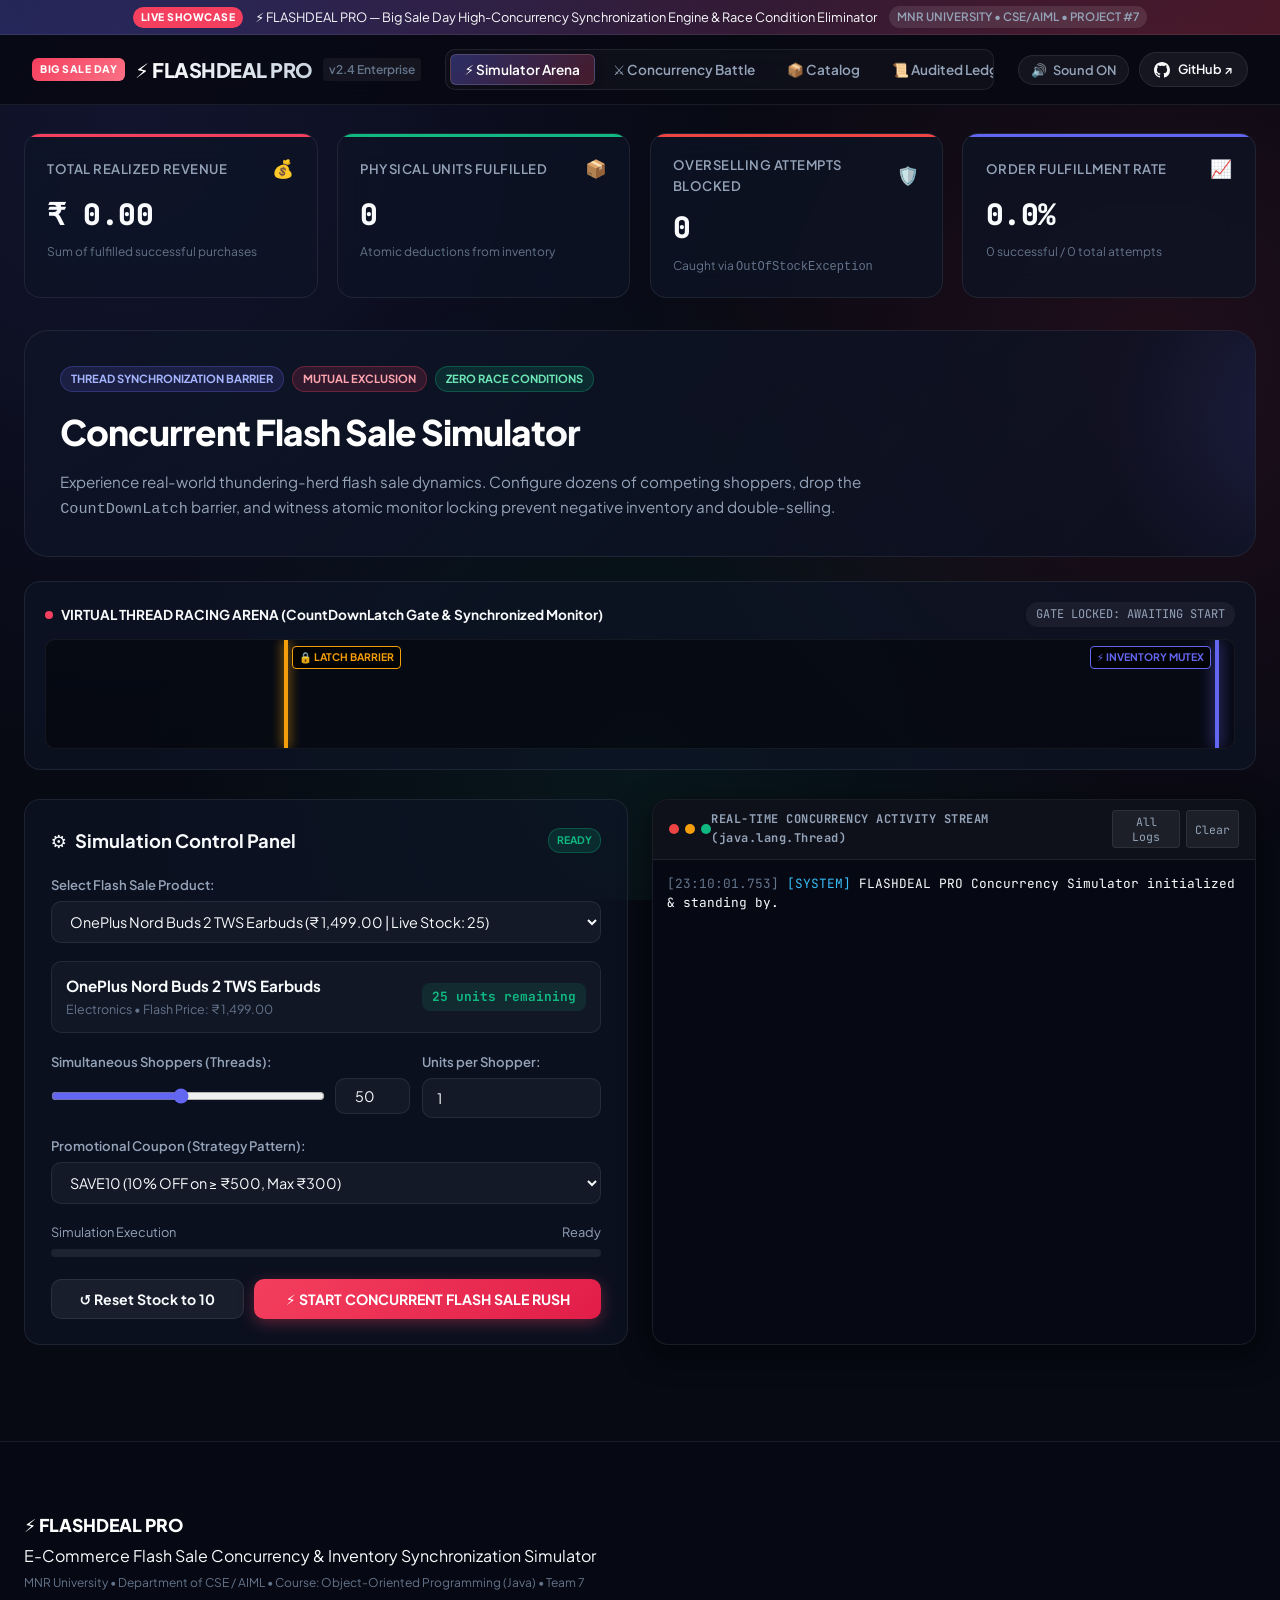
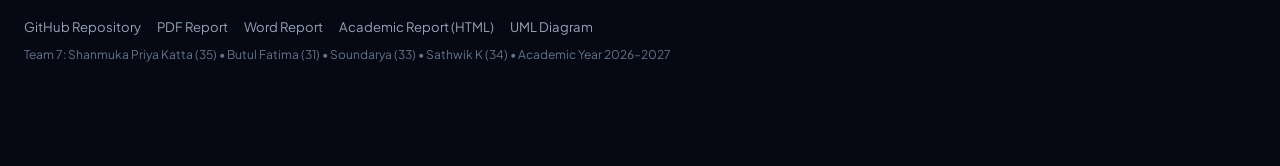
<file: index.html>
<!DOCTYPE html>
<html lang="en">
<head>
  <meta charset="UTF-8">
  <meta name="viewport" content="width=device-width, initial-scale=1.0">
  <title>FLASHDEAL PRO — High-Concurrency Flash Sale Engine | MNR University</title>
  <meta name="description" content="Ultra-modern E-Commerce Flash Sale Simulator & Concurrency Race Condition Visualizer. Demonstrating Java OOP, CountDownLatch barriers, synchronized monitors, and inventory integrity for MNR University Project #7.">
  <link rel="stylesheet" href="css/style.css">
  <link rel="icon" href="data:image/svg+xml,<svg xmlns=%22http://www.w3.org/2000/svg%22 viewBox=%220%22%20%22100%22><text y=%22.9em%22 font-size=%2290%22>⚡</text></svg>">
</head>
<body>

  <!-- TOP ANNOUNCEMENT BANNER -->
  <div class="top-banner" id="topBanner">
    <div class="banner-content">
      <span class="pulse-tag">LIVE SHOWCASE</span>
      <span>⚡ FLASHDEAL PRO — Big Sale Day High-Concurrency Synchronization Engine & Race Condition Eliminator</span>
      <span class="banner-badge">MNR UNIVERSITY • CSE/AIML • PROJECT #7</span>
    </div>
  </div>

  <!-- NAVIGATION BAR -->
  <nav class="navbar" id="mainNavbar">
    <div class="nav-brand" id="navBrand">
      <span class="brand-badge" id="brandBadge">BIG SALE DAY</span>
      <span class="brand-title" id="brandTitle">⚡ FLASHDEAL PRO</span>
      <span class="brand-sub">v2.4 Enterprise</span>
    </div>

    <!-- TAB NAVIGATION LINKS -->
    <div class="nav-tabs" id="navTabs">
      <button class="nav-tab active" data-tab="tab-arena">⚡ Simulator Arena</button>
      <button class="nav-tab" data-tab="tab-battle">⚔️ Concurrency Battle</button>
      <button class="nav-tab" data-tab="tab-catalog">📦 Catalog</button>
      <button class="nav-tab" data-tab="tab-orders">📜 Audited Ledger</button>
      <button class="nav-tab" data-tab="tab-tests">🧪 Test Suite</button>
      <button class="nav-tab" data-tab="tab-architecture">🏛️ Architecture</button>
      <button class="nav-tab" data-tab="tab-report">📄 Report</button>
    </div>

    <div class="nav-actions">
      <!-- SOUND TOGGLE -->
      <button class="sound-toggle-btn" id="soundToggleBtn" title="Toggle Simulation Audio Effects">
        <span id="soundIcon">🔊</span> <span id="soundText">Sound ON</span>
      </button>

      <a href="https://github.com/shanmukap019-png/OOP_MiniProject_ECommerceFlashSale_Team7" target="_blank" class="github-pill-btn">
        <svg height="16" width="16" viewBox="0 0 16 16" fill="currentColor">
          <path d="M8 0C3.58 0 0 3.58 0 8c0 3.54 2.29 6.53 5.47 7.59.4.07.55-.17.55-.38 0-.19-.01-.82-.01-1.49-2.01.37-2.53-.49-2.69-.94-.09-.23-.48-.94-.82-1.13-.28-.15-.68-.52-.01-.53.63-.01 1.08.58 1.23.82.72 1.21 1.87.87 2.33.66.07-.52.28-.87.51-1.07-1.78-.2-3.64-.89-3.64-3.95 0-.87.31-1.59.82-2.15-.08-.2-.36-1.02.08-2.12 0 0 .67-.21 2.2.82.64-.18 1.32-.27 2-.27.68 0 1.36.09 2 .27 1.53-1.04 2.2-.82 2.2-.82.44 1.1.16 1.92.08 2.12.51.56.82 1.27.82 2.15 0 3.07-1.87 3.75-3.65 3.95.29.25.54.73.54 1.48 0 1.07-.01 1.93-.01 2.2 0 .21.15.46.55.38A8.013 8.013 0 0016 8c0-4.42-3.58-8-8-8z"/>
        </svg>
        <span>GitHub ↗</span>
      </a>
    </div>
  </nav>

  <!-- MAIN CONTAINER -->
  <main class="container" id="mainContainer">

    <!-- METRICS KPI GRID (PERSISTENT ACROSS VIEWS) -->
    <section class="metrics-grid" id="metricsGrid" aria-label="Key Performance Indicators">
      <div class="metric-card" id="cardRevenue">
        <div class="metric-glow" style="background: var(--accent-rose);"></div>
        <div class="metric-header">
          <span>Total Realized Revenue</span>
          <span class="metric-icon">💰</span>
        </div>
        <div class="metric-value" id="metricRevenue">₹ 0.00</div>
        <div class="metric-sub">Sum of fulfilled successful purchases</div>
      </div>

      <div class="metric-card" id="cardUnitsSold">
        <div class="metric-glow" style="background: var(--accent-emerald);"></div>
        <div class="metric-header">
          <span>Physical Units Fulfilled</span>
          <span class="metric-icon">📦</span>
        </div>
        <div class="metric-value" id="metricUnitsSold">0</div>
        <div class="metric-sub">Atomic deductions from inventory</div>
      </div>

      <div class="metric-card" id="cardBlocked">
        <div class="metric-glow" style="background: #ef4444;"></div>
        <div class="metric-header">
          <span>Overselling Attempts Blocked</span>
          <span class="metric-icon">🛡️</span>
        </div>
        <div class="metric-value" id="metricBlocked">0</div>
        <div class="metric-sub">Caught via <code>OutOfStockException</code></div>
      </div>

      <div class="metric-card" id="cardSuccessRate">
        <div class="metric-glow" style="background: var(--accent-indigo);"></div>
        <div class="metric-header">
          <span>Order Fulfillment Rate</span>
          <span class="metric-icon">📈</span>
        </div>
        <div class="metric-value" id="metricSuccessRate">0.0%</div>
        <div class="metric-sub" id="metricSuccessSub">0 successful / 0 total attempts</div>
      </div>
    </section>

    <!-- ========================================== -->
    <!-- TAB 1: SIMULATOR ARENA                     -->
    <!-- ========================================== -->
    <div class="tab-content active" id="tab-arena">
      
      <!-- HERO BANNER -->
      <header class="hero-card" id="heroCard">
        <div class="hero-content">
          <div class="badge-row">
            <span class="pill-indigo">THREAD SYNCHRONIZATION BARRIER</span>
            <span class="pill-rose">MUTUAL EXCLUSION</span>
            <span class="pill-emerald">ZERO RACE CONDITIONS</span>
          </div>
          <h1 id="heroTitle">Concurrent Flash Sale Simulator</h1>
          <p id="heroSubtitle">
            Experience real-world thundering-herd flash sale dynamics. Configure dozens of competing shoppers, drop the <code>CountDownLatch</code> barrier, and witness atomic monitor locking prevent negative inventory and double-selling.
          </p>
        </div>
      </header>

      <!-- VISUAL CONCURRENCY TRACK ANIMATION -->
      <div class="concurrency-track-card" id="concurrencyTrackCard">
        <div class="track-header">
          <div class="track-title">
            <span class="pulse-indicator"></span>
            <span>VIRTUAL THREAD RACING ARENA (CountDownLatch Gate & Synchronized Monitor)</span>
          </div>
          <div class="track-state" id="trackStateText">GATE LOCKED: AWAITING START</div>
        </div>
        
        <div class="track-lanes-container" id="trackLanesContainer">
          <div class="track-gate" id="barrierGate">
            <div class="gate-sign" id="gateSign">🔒 LATCH BARRIER</div>
          </div>
          <div class="track-finish" id="finishGate">
            <div class="finish-sign">⚡ INVENTORY MUTEX</div>
          </div>
          <div class="racers-stage" id="racersStage">
            <!-- Dynamic thread swimmer nodes will be spawned here -->
          </div>
        </div>
      </div>

      <!-- SIMULATOR CONTROL & CONSOLE GRID -->
      <section class="simulator-section" id="simulatorArena">
        
        <!-- CONTROLS CARD -->
        <div class="card" id="simulationControlsCard">
          <div class="card-header-styled">
            <h2 class="card-title"><span>⚙️</span> Simulation Control Panel</h2>
            <span class="status-pill-small" id="simStatusPill">READY</span>
          </div>

          <div class="form-group">
            <label class="form-label" for="productSelect">Select Flash Sale Product:</label>
            <select id="productSelect" class="form-select"></select>
          </div>

          <div class="selected-preview" id="selectedPreview">
            <div>
              <div class="preview-name" id="previewProductName">OnePlus Nord Buds 2 TWS Earbuds</div>
              <div class="preview-category" id="previewCategory">Electronics • Flash Price: ₹ 1,499.00</div>
            </div>
            <div class="preview-stock-badge" id="previewStock">25 units remaining</div>
          </div>

          <div class="form-row">
            <div class="form-group">
              <label class="form-label" for="customerCount">Simultaneous Shoppers (Threads):</label>
              <div class="input-range-wrap">
                <input type="range" id="customerCountRange" min="5" max="100" step="5" value="50" class="styled-range">
                <input type="number" id="customerCount" class="form-input num-compact" value="50" min="1" max="200">
              </div>
            </div>

            <div class="form-group">
              <label class="form-label" for="qtyPerCustomer">Units per Shopper:</label>
              <input type="number" id="qtyPerCustomer" class="form-input" value="1" min="1" max="5">
            </div>
          </div>

          <div class="form-group">
            <label class="form-label" for="couponSelect">Promotional Coupon (Strategy Pattern):</label>
            <select id="couponSelect" class="form-select">
              <option value="NONE">No Coupon (Base Flash Price)</option>
              <option value="SAVE10" selected>SAVE10 (10% OFF on ≥ ₹500, Max ₹300)</option>
              <option value="FLAT100">FLAT100 (Flat ₹100 OFF on ≥ ₹999)</option>
              <option value="BANK15">BANK15 (15% Instant Card OFF on ≥ ₹1500, Max ₹750)</option>
            </select>
          </div>

          <!-- PROGRESS BAR -->
          <div class="progress-container" id="progressContainer">
            <div class="progress-header">
              <span>Simulation Execution</span>
              <span id="progressText">Ready</span>
            </div>
            <div class="progress-track">
              <div class="progress-fill" id="progressBar"></div>
            </div>
          </div>

          <!-- ACTION BUTTONS -->
          <div class="action-btn-row">
            <button type="button" class="btn-secondary" id="resetStockBtn">
              ↺ Reset Stock to 10
            </button>
            <button type="button" class="btn-primary" id="startSimulationBtn">
              ⚡ START CONCURRENT FLASH SALE RUSH
            </button>
          </div>
        </div>

        <!-- TERMINAL CONSOLE CARD -->
        <div class="card" id="terminalConsoleCard" style="padding: 0; background: transparent; border: none;">
          <div class="terminal-window" id="terminalWindow">
            <div class="terminal-header">
              <div class="terminal-dots">
                <span class="dot dot-red"></span>
                <span class="dot dot-yellow"></span>
                <span class="dot dot-green"></span>
              </div>
              <div class="terminal-title">REAL-TIME CONCURRENCY ACTIVITY STREAM (java.lang.Thread)</div>
              <div class="terminal-actions">
                <button type="button" class="btn-term-action" id="filterSuccessBtn">All Logs</button>
                <button type="button" class="btn-term-action" id="clearLogBtn">Clear</button>
              </div>
            </div>
            <div class="terminal-body" id="terminalBody">
              <!-- Logs injected here -->
            </div>
          </div>
        </div>

      </section>

    </div>

    <!-- ========================================== -->
    <!-- TAB 2: CONCURRENCY BATTLE MODE             -->
    <!-- ========================================== -->
    <div class="tab-content" id="tab-battle">
      <div class="battle-header">
        <div class="badge-row">
          <span class="pill-rose">VIVA EXAMINER DEMONSTRATION</span>
          <span class="pill-indigo">RACE CONDITION BENCHMARK</span>
        </div>
        <h2>Concurrency Battle: Unsafe vs. Synchronized Inventory</h2>
        <p>Compare what happens during a 50-shopper rush for 10 units with and without thread synchronization.</p>
      </div>

      <div class="battle-grid">
        <!-- UNSAFE MODE -->
        <div class="battle-card battle-unsafe">
          <div class="battle-badge badge-danger">❌ UNSAFE (NON-SYNCHRONIZED)</div>
          <h3>Standard Shared Variable Without Mutex</h3>
          <p class="battle-desc">Threads read <code>stock &gt; 0</code> concurrently and write back with race conditions. Watch inventory turn negative!</p>
          
          <div class="battle-stats-box">
            <div class="stat-mini">
              <span>Initial Stock:</span> <strong>10 units</strong>
            </div>
            <div class="stat-mini">
              <span>Simulated Shoppers:</span> <strong>50 threads</strong>
            </div>
            <div class="stat-mini">
              <span>Final Stock:</span> <strong id="unsafeFinalStock" class="danger-text">--</strong>
            </div>
            <div class="stat-mini">
              <span>Over-sold Count:</span> <strong id="unsafeOversoldCount" class="danger-text">--</strong>
            </div>
          </div>

          <div class="battle-visual-box" id="unsafeVisualBox">
            <div class="danger-alert-box" id="unsafeAlertBox" style="display: none;">
              ⚠️ RACE CONDITION DETECTED! Negative Inventory & Double Selling Occurred!
            </div>
            <div class="mini-log" id="unsafeLog">Click button below to execute unsafe concurrent simulation.</div>
          </div>

          <button class="btn-danger-battle" id="runUnsafeBattleBtn">
            💥 Simulate Unsafe Race Condition (Fails)
          </button>
        </div>

        <!-- SYNCHRONIZED MODE (FLASHDEAL PRO) -->
        <div class="battle-card battle-safe">
          <div class="battle-badge badge-success">✅ FLASHDEAL PRO (SYNCHRONIZED)</div>
          <h3>Thread-Safe Atomic Monitor Locking</h3>
          <p class="battle-desc">Encapsulated in <code>synchronized (inventoryLock)</code> with <code>OutOfStockException</code>. Guaranteed inventory integrity.</p>
          
          <div class="battle-stats-box">
            <div class="stat-mini">
              <span>Initial Stock:</span> <strong>10 units</strong>
            </div>
            <div class="stat-mini">
              <span>Simulated Shoppers:</span> <strong>50 threads</strong>
            </div>
            <div class="stat-mini">
              <span>Final Stock:</span> <strong id="safeFinalStock" class="success-text">--</strong>
            </div>
            <div class="stat-mini">
              <span>Over-sold Count:</span> <strong id="safeOversoldCount" class="success-text">--</strong>
            </div>
          </div>

          <div class="battle-visual-box" id="safeVisualBox">
            <div class="success-alert-box" id="safeAlertBox" style="display: none;">
              🛡️ INVARIANT PRESERVED! Exactly 10 units sold, 40 attempts rejected, stock strictly 0!
            </div>
            <div class="mini-log" id="safeLog">Click button below to execute synchronized atomic simulation.</div>
          </div>

          <button class="btn-success-battle" id="runSafeBattleBtn">
            🛡️ Simulate FlashDeal Pro Synchronized (Passes)
          </button>
        </div>
      </div>
    </div>

    <!-- ========================================== -->
    <!-- TAB 3: PRODUCT CATALOG                     -->
    <!-- ========================================== -->
    <div class="tab-content" id="tab-catalog">
      <div class="section-header">
        <div>
          <h2 class="section-title">Big Sale Day Product Catalog</h2>
          <p class="section-sub">Dynamic pricing in Indian Rupees (₹), discount calculation, and live stock adjustments.</p>
        </div>
        <div class="catalog-filters">
          <input type="text" id="catalogSearchInput" placeholder="🔍 Search products by name..." class="catalog-search-box">
          <div class="category-pill-group" id="categoryFilterPills">
            <button class="cat-pill active" data-cat="ALL">All Categories</button>
            <button class="cat-pill" data-cat="Electronics">Electronics</button>
            <button class="cat-pill" data-cat="Wearables">Wearables</button>
            <button class="cat-pill" data-cat="Accessories">Accessories</button>
            <button class="cat-pill" data-cat="Computer Accessories">Computer</button>
          </div>
        </div>
      </div>

      <div class="product-grid" id="catalogGrid">
        <!-- Rendered dynamically -->
      </div>
    </div>

    <!-- ========================================== -->
    <!-- TAB 4: AUDITED ORDER LEDGER                -->
    <!-- ========================================== -->
    <div class="tab-content" id="tab-orders">
      <div class="orders-section">
        <div class="orders-table-wrapper">
          <div class="table-header-bar">
            <div>
              <h3 style="font-size: 1.2rem; font-weight: 700;">Audited Transaction History Ledger</h3>
              <p style="color: var(--text-muted); font-size: 0.85rem;">Every concurrent purchase attempt, coupon discount, and invariant check.</p>
            </div>
            <div class="table-actions">
              <select id="orderStatusFilter" class="form-select filter-select">
                <option value="ALL">All Statuses</option>
                <option value="SUCCESS">Success Only</option>
                <option value="OUT_OF_STOCK">Out of Stock Only</option>
              </select>
              <button type="button" class="btn-primary" id="exportCsvBtn">
                📥 Export Orders CSV
              </button>
            </div>
          </div>

          <div class="table-responsive">
            <table>
              <thead>
                <tr>
                  <th>Order ID</th>
                  <th>Customer Name</th>
                  <th>Product Name</th>
                  <th>Qty</th>
                  <th>Original</th>
                  <th>Discount</th>
                  <th>Final Paid</th>
                  <th>Timestamp</th>
                  <th>Status</th>
                  <th>Audit Notes</th>
                </tr>
              </thead>
              <tbody id="ordersTableBody">
                <tr>
                  <td colspan="10" class="empty-table-cell">
                    No orders recorded yet. Launch a flash sale simulation from the Arena to see transactions live!
                  </td>
                </tr>
              </tbody>
            </table>
          </div>
        </div>
      </div>
    </div>

    <!-- ========================================== -->
    <!-- TAB 5: AUTOMATED TEST SUITE RUNNER         -->
    <!-- ========================================== -->
    <div class="tab-content" id="tab-tests">
      <div class="test-suite-header">
        <div>
          <h2>Automated Concurrency & Unit Test Suite</h2>
          <p>Direct emulation of <code>com.flashdeal.test.FlashSaleTestSuite</code> verifying all 15 university test scenarios.</p>
        </div>
        <button class="btn-primary" id="runTestSuiteBtn">
          ▶ RUN ALL 15 AUTOMATED TESTS
        </button>
      </div>

      <div class="test-summary-cards">
        <div class="test-stat-card">
          <span>Total Test Scenarios</span>
          <strong id="testTotalCount">15</strong>
        </div>
        <div class="test-stat-card">
          <span>Tests Passed</span>
          <strong id="testPassCount" style="color: var(--accent-emerald);">0</strong>
        </div>
        <div class="test-stat-card">
          <span>Tests Failed</span>
          <strong id="testFailCount" style="color: var(--accent-rose);">0</strong>
        </div>
        <div class="test-stat-card">
          <span>Overall Health</span>
          <strong id="testHealthPercent">Pending Run</strong>
        </div>
      </div>

      <div class="test-list-container" id="testListContainer">
        <!-- 15 Test rows populated by JS -->
      </div>
    </div>

    <!-- ========================================== -->
    <!-- TAB 6: ARCHITECTURE & OOP CONCEPTS         -->
    <!-- ========================================== -->
    <div class="tab-content" id="tab-architecture">
      <div class="arch-header">
        <h2>Object-Oriented Architecture & UML Class Design</h2>
        <p>Comprehensive breakdown of OOP principles, concurrency primitives, and layered package architecture.</p>
      </div>

      <!-- UML DIAGRAM EMBED -->
      <div class="uml-preview-card">
        <div class="uml-header">
          <h3>📐 UML Class Diagram Specification</h3>
          <a href="docs/uml/class-diagram.png" target="_blank" class="btn-secondary btn-sm">Open Full PNG ↗</a>
        </div>
        <div class="uml-image-wrap">
          <img src="docs/uml/class-diagram.png" alt="UML Class Diagram" class="uml-img" id="umlDiagramImg">
        </div>
      </div>

      <!-- OOP CONCEPTS GRID -->
      <div class="oop-grid">
        <div class="oop-card">
          <div class="oop-badge">OOP PRINCIPLE 1</div>
          <h4>🔒 Encapsulation</h4>
          <p>Defensive private variables and invariant enforcement in <code>Product</code>, <code>Customer</code>, and <code>Order</code>. Prevents negative stock and invalid prices.</p>
        </div>

        <div class="oop-card">
          <div class="oop-badge">OOP PRINCIPLE 2</div>
          <h4>🧬 Inheritance</h4>
          <p>Abstract class <code>DiscountStrategyBase</code> extended by concrete coupon subclasses: <code>PercentageDiscount</code>, <code>FlatDiscount</code>, and <code>BankOfferDiscount</code>.</p>
        </div>

        <div class="oop-card">
          <div class="oop-badge">OOP PRINCIPLE 3</div>
          <h4>🎭 Polymorphism</h4>
          <p>Strategy Pattern through interface <code>DiscountStrategy</code>. Common calling service invokes <code>calculateDiscount()</code> uniformly across algorithms.</p>
        </div>

        <div class="oop-card">
          <div class="oop-badge">OOP PRINCIPLE 4</div>
          <h4>⚠️ Custom Exceptions</h4>
          <p>User-defined checked exception <code>OutOfStockException</code> communicating product ID, requested units, and remaining stock without crashing threads.</p>
        </div>

        <div class="oop-card">
          <div class="oop-badge">OOP PRINCIPLE 5</div>
          <h4>⚡ Multithreading & Synchronization</h4>
          <p><code>CustomerPurchaseTask implements Runnable</code>, <code>CountDownLatch</code> synchronization barrier, and atomic <code>synchronized (inventoryLock)</code> monitors.</p>
        </div>

        <div class="oop-card">
          <div class="oop-badge">OOP PRINCIPLE 6</div>
          <h4>💾 Collections & Persistence</h4>
          <p><code>LinkedHashMap</code> for O(1) lookups, <code>ArrayList</code>, explicit <code>Iterator&lt;Order&gt;</code> traversal, and thread-safe UTF-8 CSV stream persistence.</p>
        </div>
      </div>
    </div>

    <!-- ========================================== -->
    <!-- TAB 7: REPORT & DOWNLOADS                  -->
    <!-- ========================================== -->
    <div class="tab-content" id="tab-report">
      <div class="report-tab-card">
        <div class="report-header-banner">
          <div>
            <h2>MNR University Academic Project Report</h2>
            <p>Prepared in accordance with the official 10-page university mini-project template for Course Object Oriented Programming (Java).</p>
          </div>
          <div class="report-download-group">
            <a href="report/PROJECT_REPORT.pdf" download class="btn-primary" style="background: linear-gradient(135deg, #dc2626, #b91c1c);">
              📥 Download Official PDF (.pdf)
            </a>
            <a href="report/PROJECT_REPORT.docx" download class="btn-primary" style="background: linear-gradient(135deg, #2563eb, #1d4ed8);">
              📥 Download Word Doc (.docx)
            </a>
            <a href="report/PROJECT_REPORT.html" target="_blank" class="btn-secondary">
              🖨️ View & Print (HTML) ↗
            </a>
            <a href="report/PROJECT_REPORT.md" target="_blank" class="btn-secondary">
              📄 View Markdown (.md) ↗
            </a>
          </div>
        </div>

        <div class="report-meta-table-box">
          <table class="report-info-table">
            <tr>
              <td><strong>Institution:</strong></td>
              <td>MNR University — School of Engineering & Technology (SOET)</td>
              <td><strong>Assigned Project:</strong></td>
              <td>Project #7 (E-Commerce Flash Sale Simulator)</td>
            </tr>
            <tr>
              <td><strong>Course:</strong></td>
              <td>Object Oriented Programming (Java)</td>
              <td><strong>Academic Year:</strong></td>
              <td>2026 – 2027</td>
            </tr>
            <tr>
              <td><strong>Team Members:</strong></td>
              <td colspan="3">Shanmuka Priya Katta (35), Butul Fatima (31), Soundarya (33), Sathwik K (34)</td>
            </tr>
          </table>
        </div>

        <div class="report-iframe-wrap">
          <iframe src="report/PROJECT_REPORT.html" class="report-preview-frame" title="Report Preview"></iframe>
        </div>
      </div>
    </div>

  </main>

  <!-- FOOTER -->
  <footer id="mainFooter">
    <div class="container footer-content">
      <div class="footer-left">
        <div class="footer-brand">⚡ FLASHDEAL PRO</div>
        <p>E-Commerce Flash Sale Concurrency & Inventory Synchronization Simulator</p>
        <p class="footer-sub">MNR University • Department of CSE / AIML • Course: Object-Oriented Programming (Java) • Team 7</p>
      </div>
      <div class="footer-right">
        <div class="footer-links">
          <a href="https://github.com/shanmukap019-png/OOP_MiniProject_ECommerceFlashSale_Team7" target="_blank">GitHub Repository</a>
          <a href="report/PROJECT_REPORT.pdf" download>PDF Report</a>
          <a href="report/PROJECT_REPORT.docx" download>Word Report</a>
          <a href="report/PROJECT_REPORT.html" target="_blank">Academic Report (HTML)</a>
          <a href="docs/uml/class-diagram.png" target="_blank">UML Diagram</a>
        </div>
        <p class="copyright">Team 7: Shanmuka Priya Katta (35) • Butul Fatima (31) • Soundarya (33) • Sathwik K (34) • Academic Year 2026–2027</p>
      </div>
    </div>
  </footer>

  <script src="js/app.js"></script>
</body>
</html>
</file>
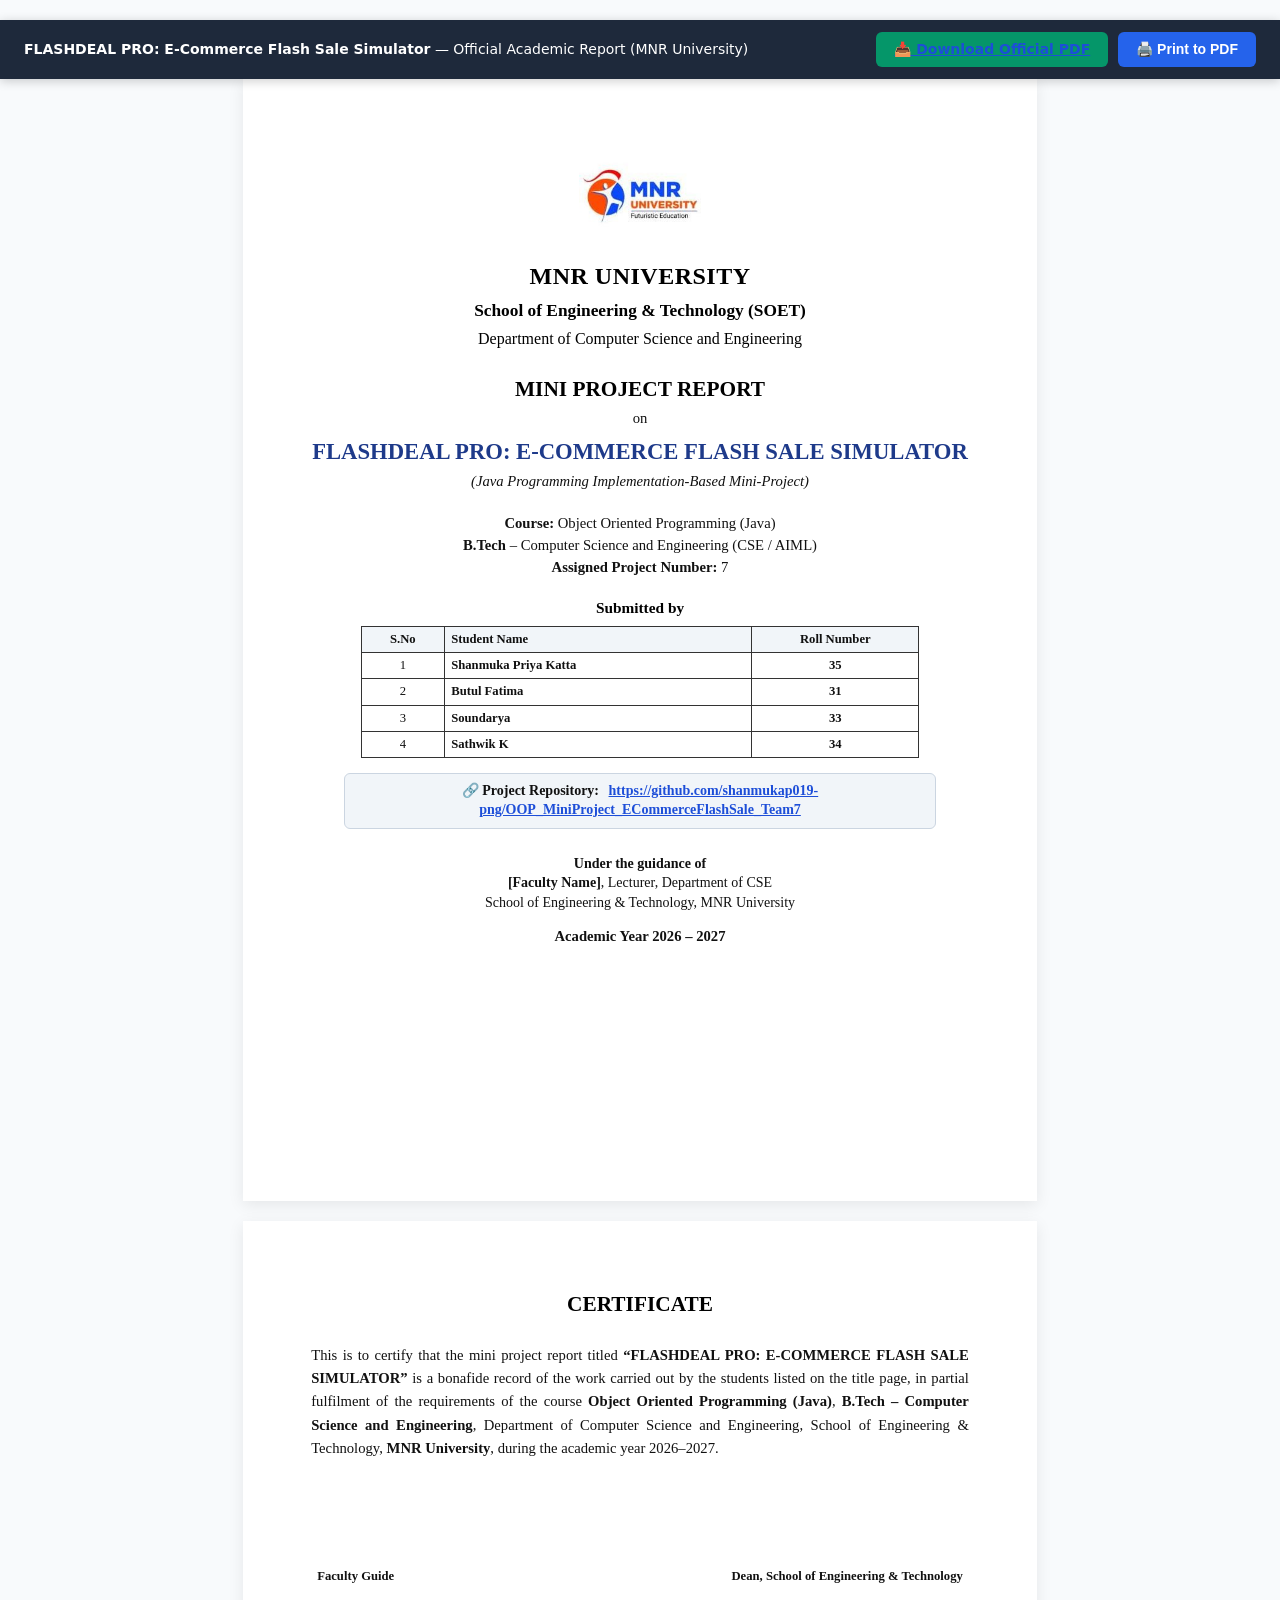
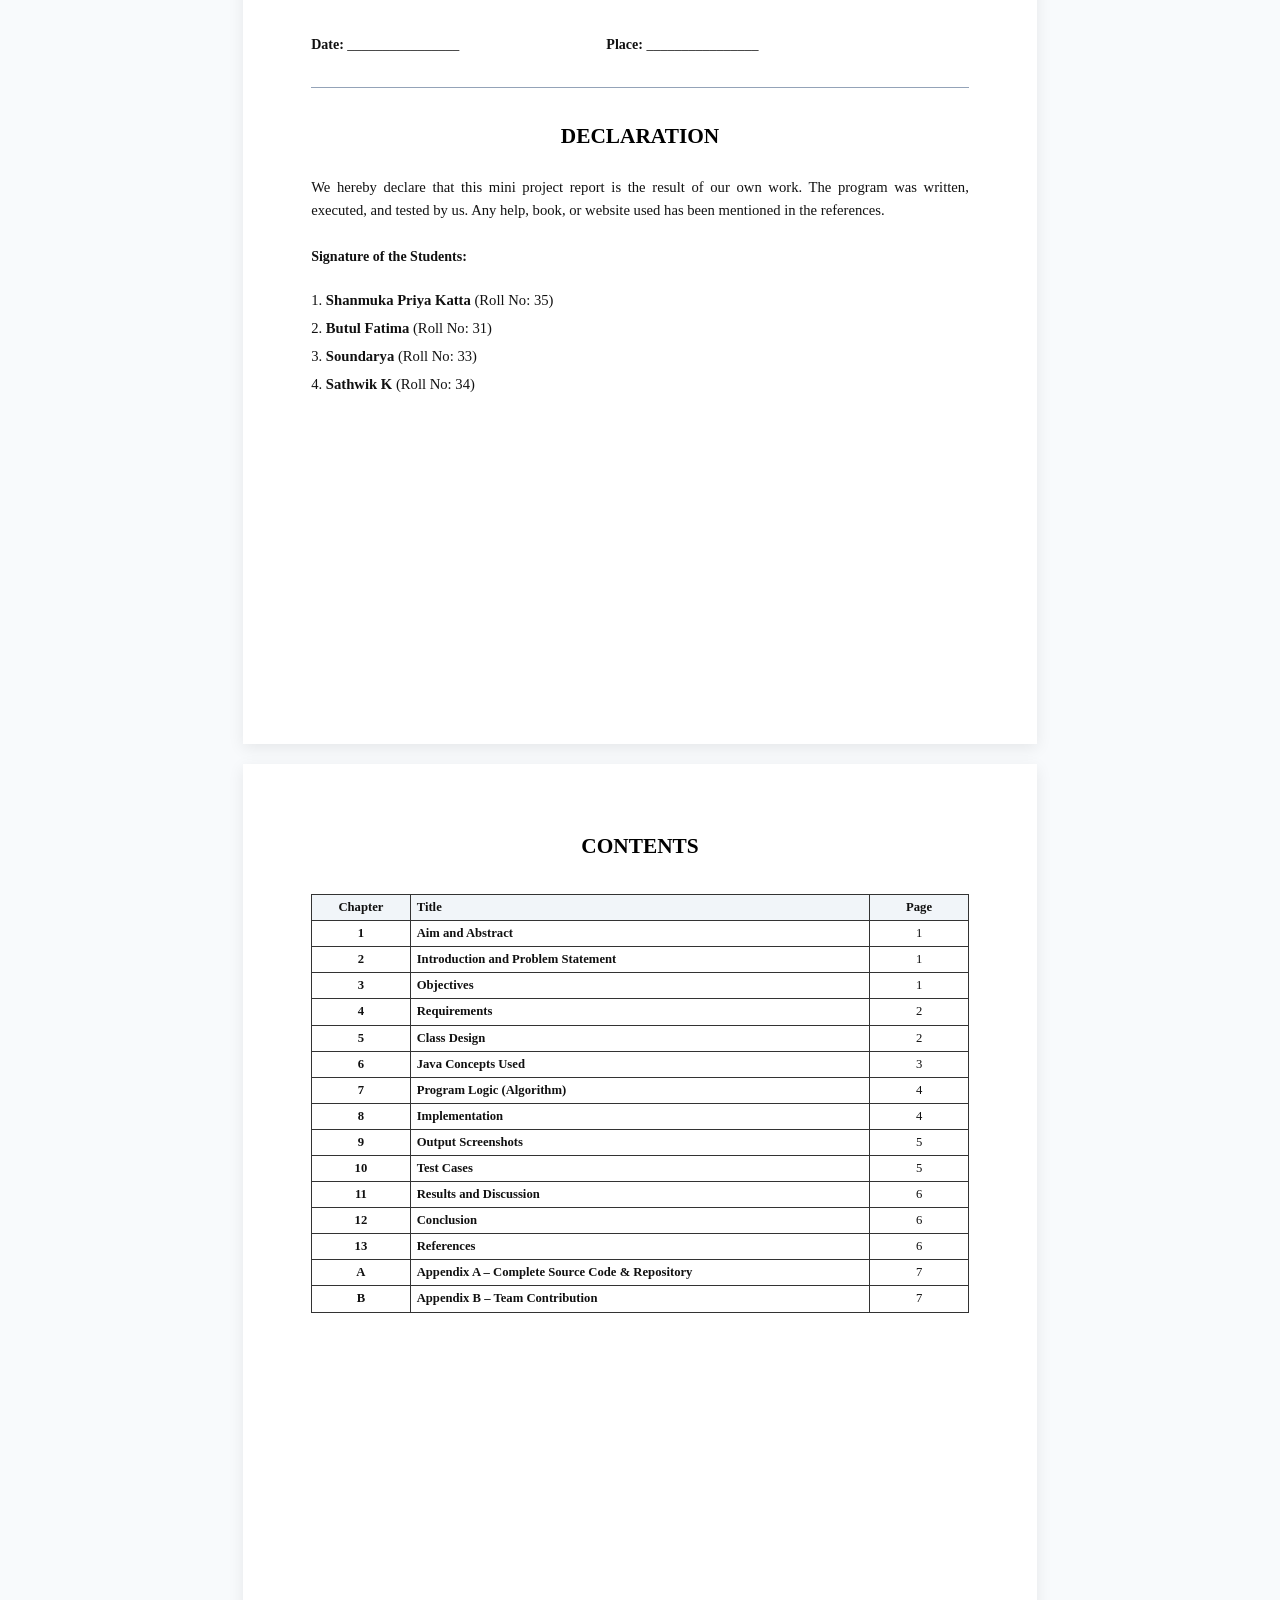
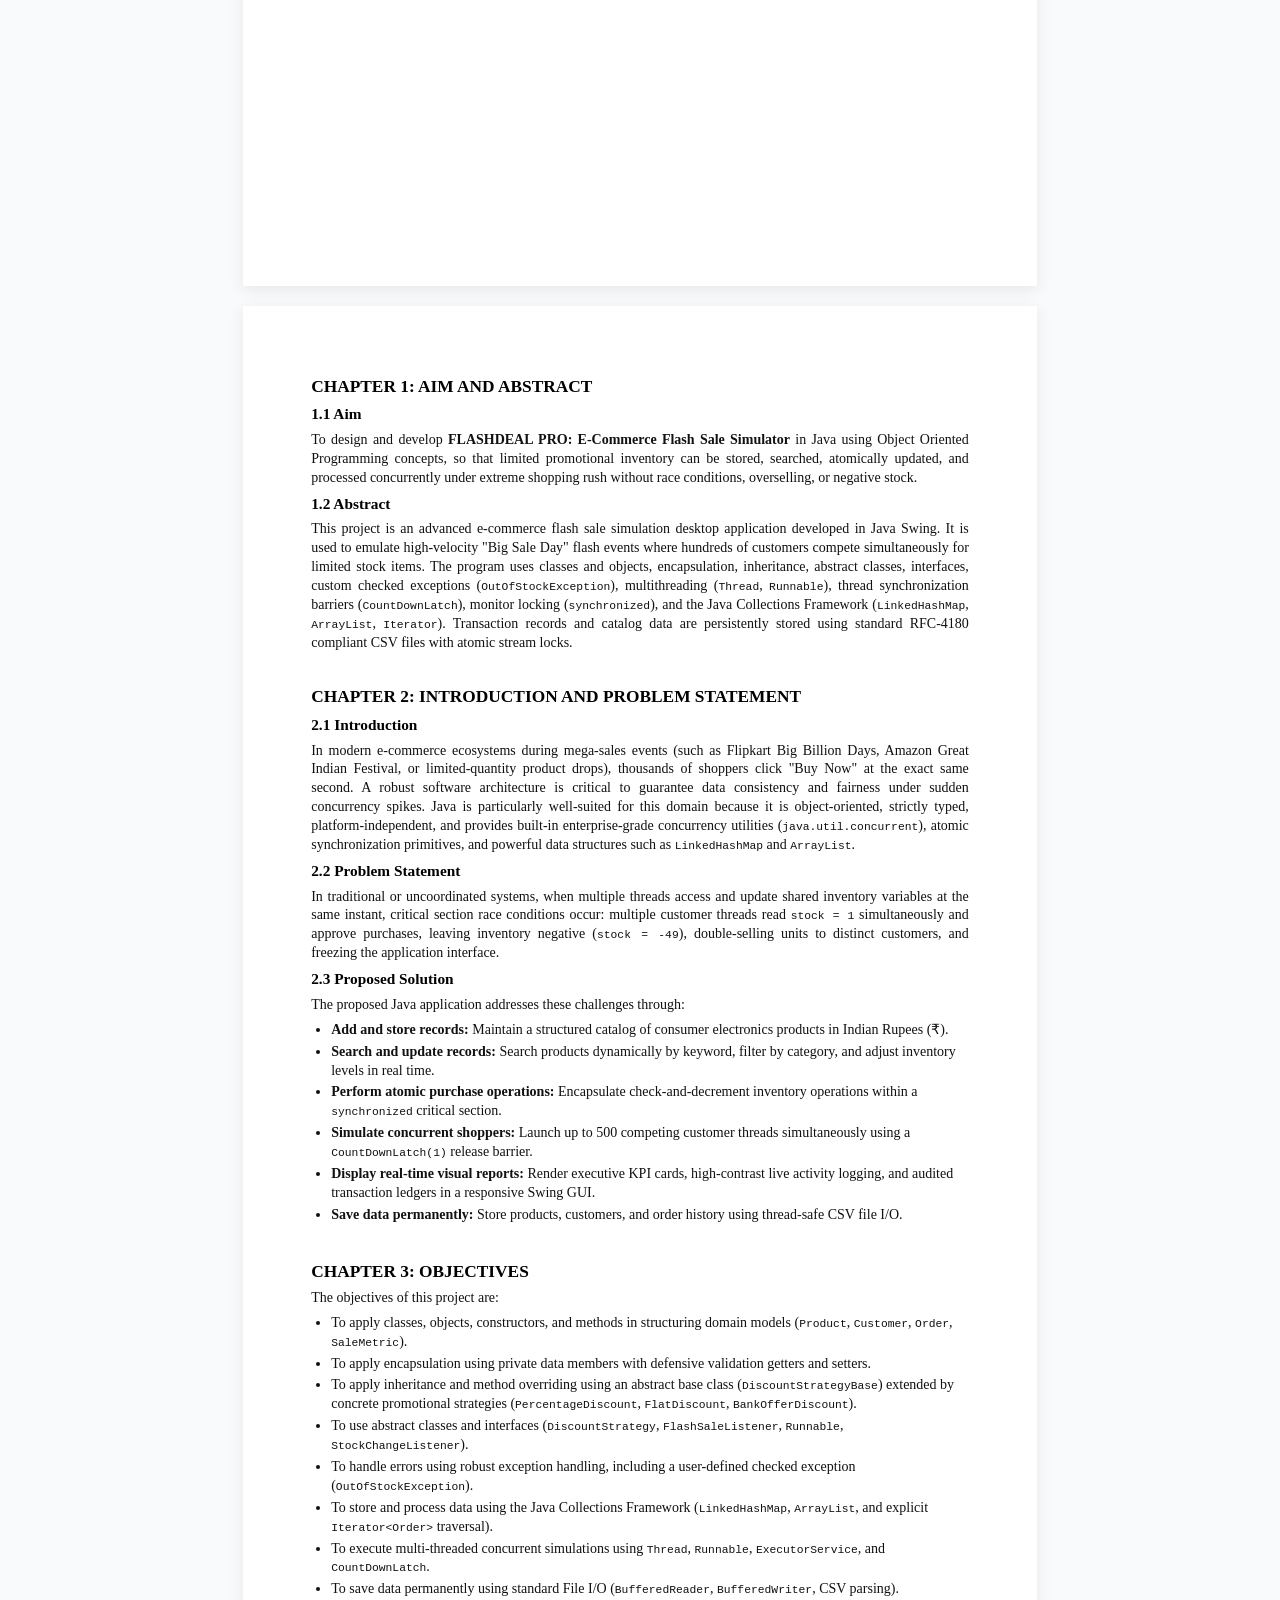
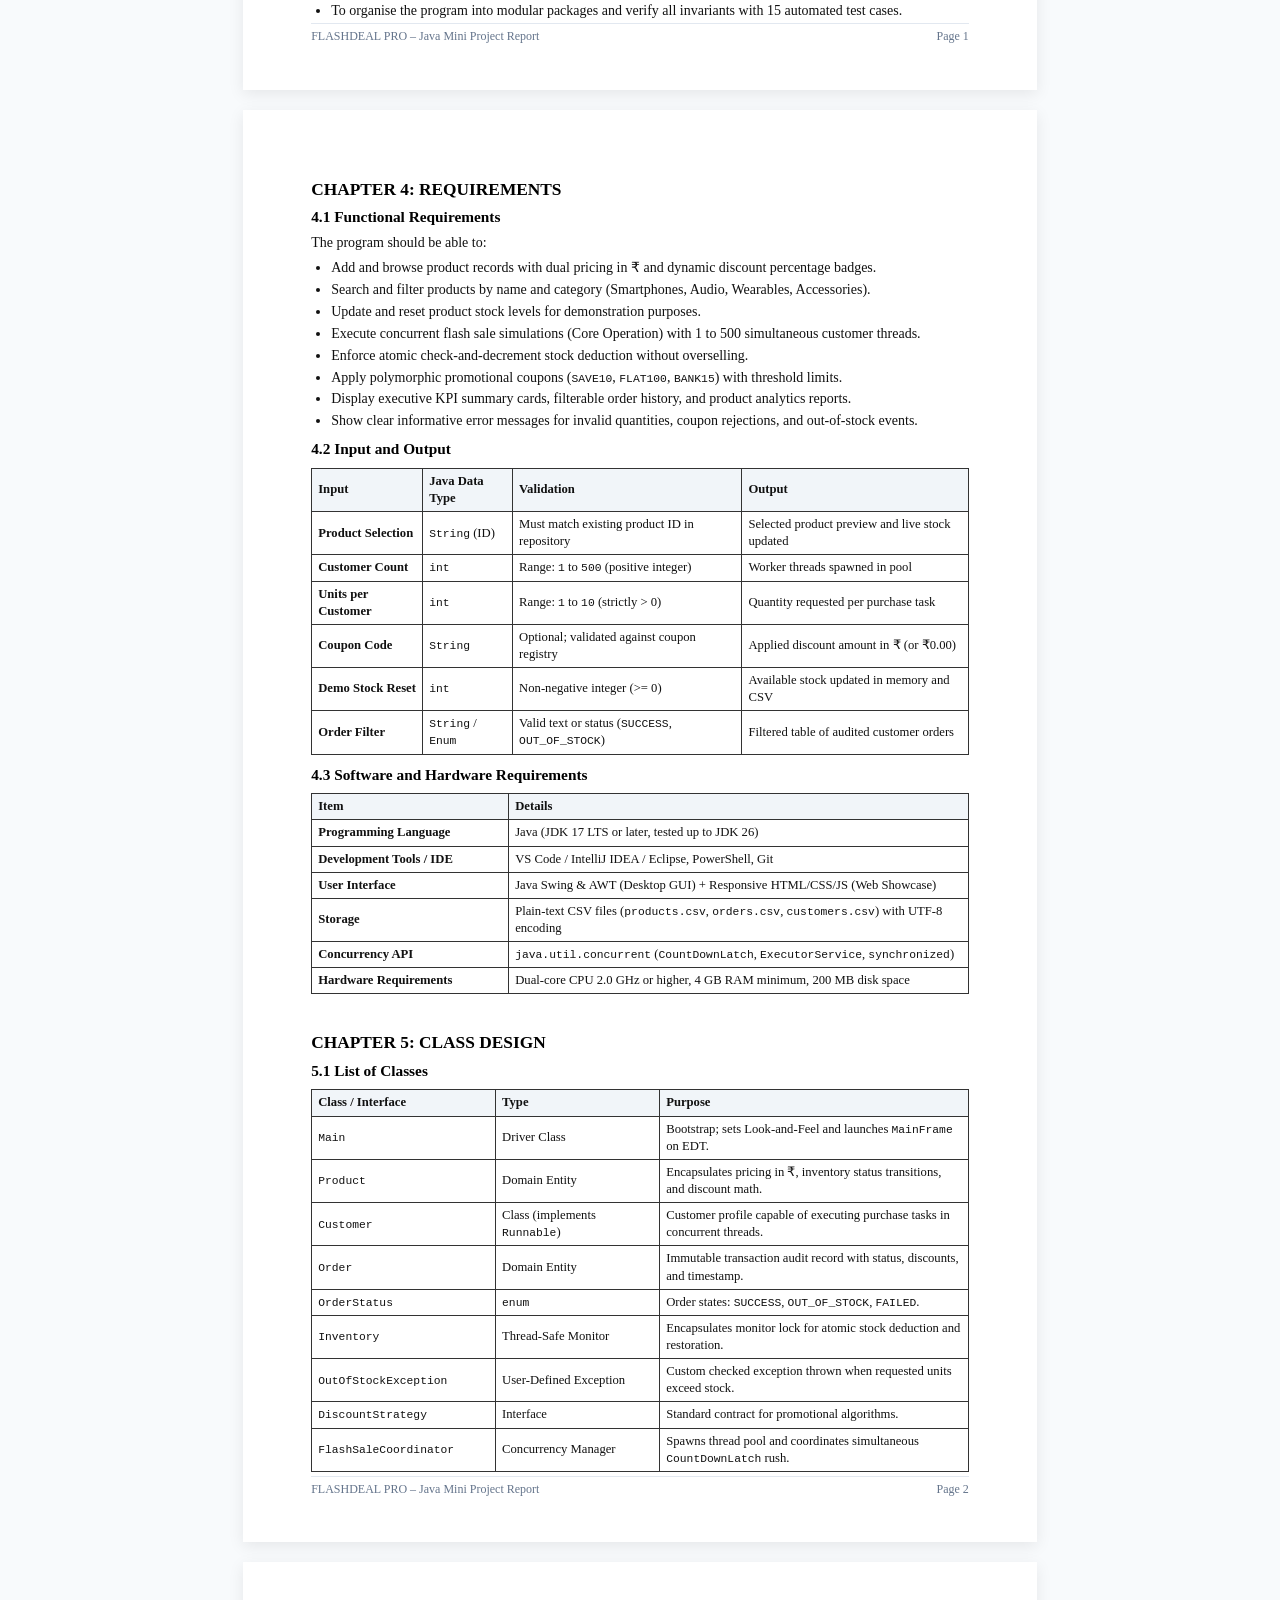
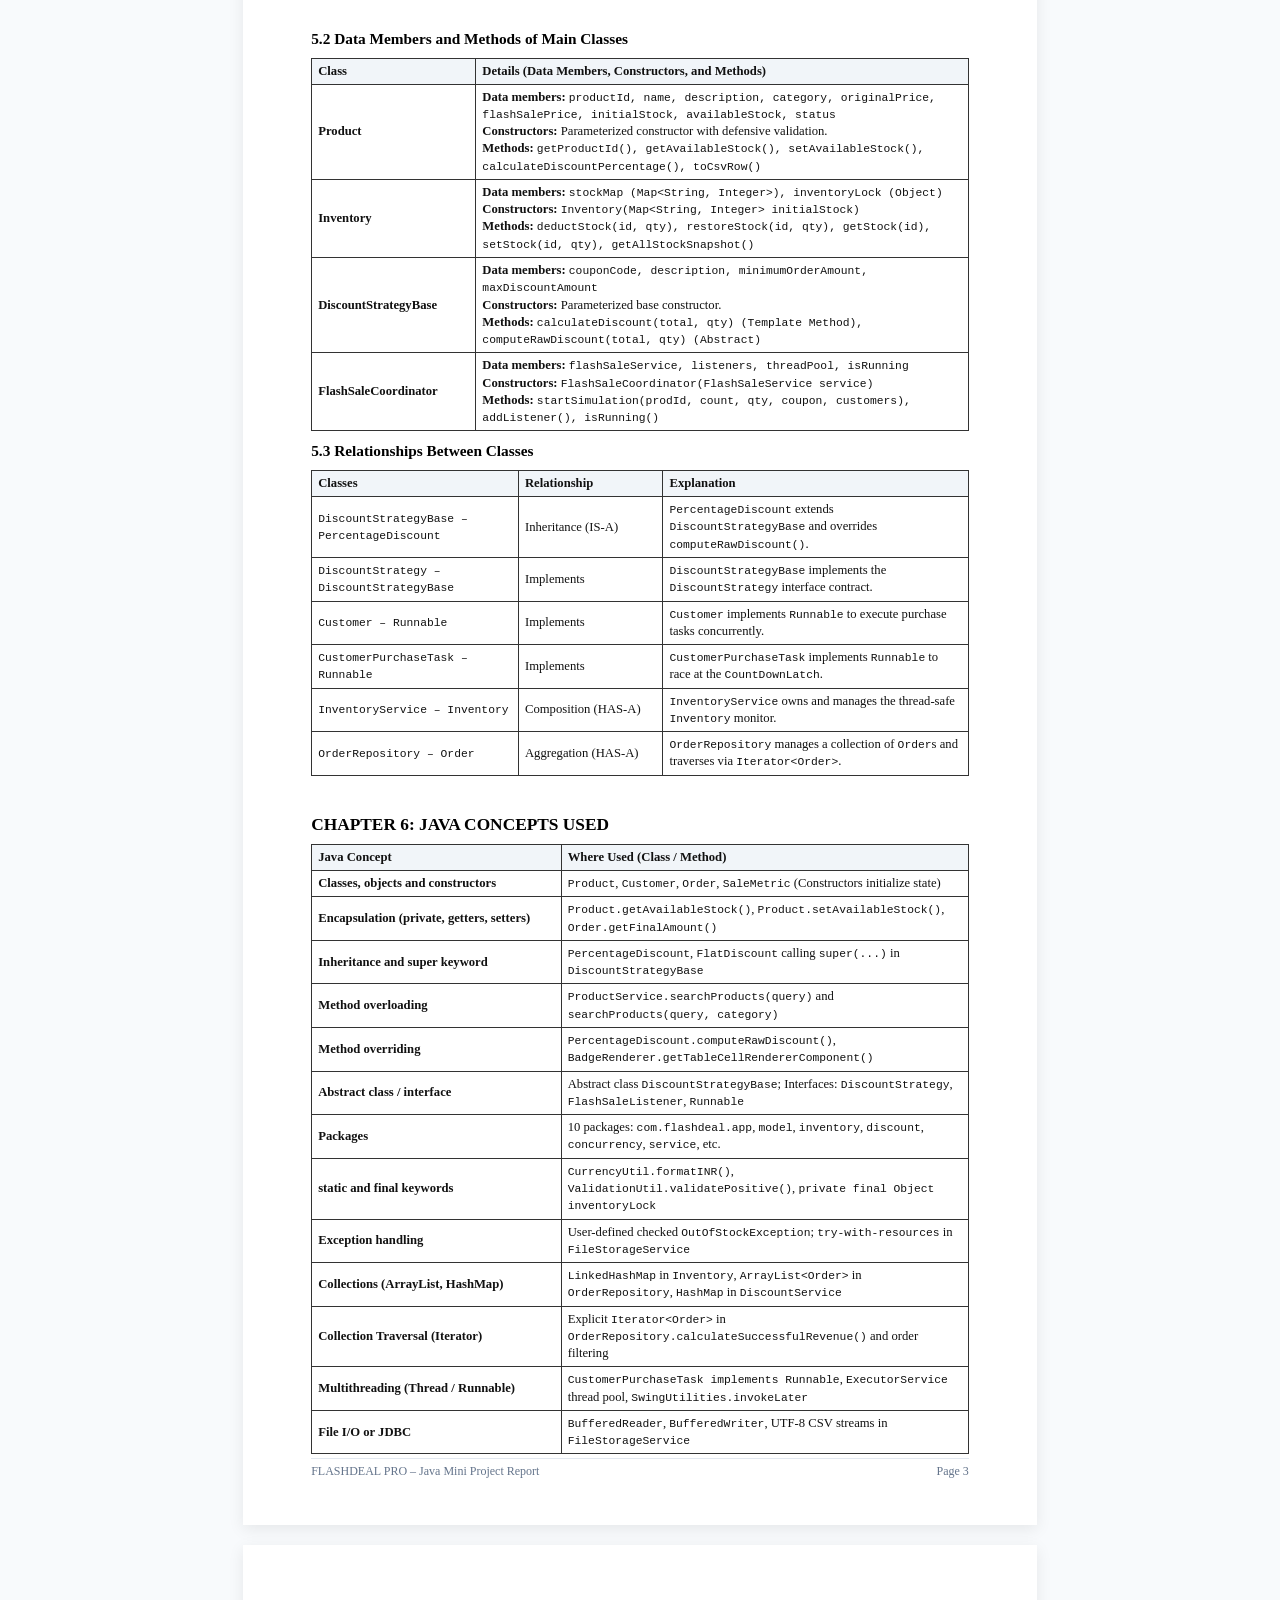
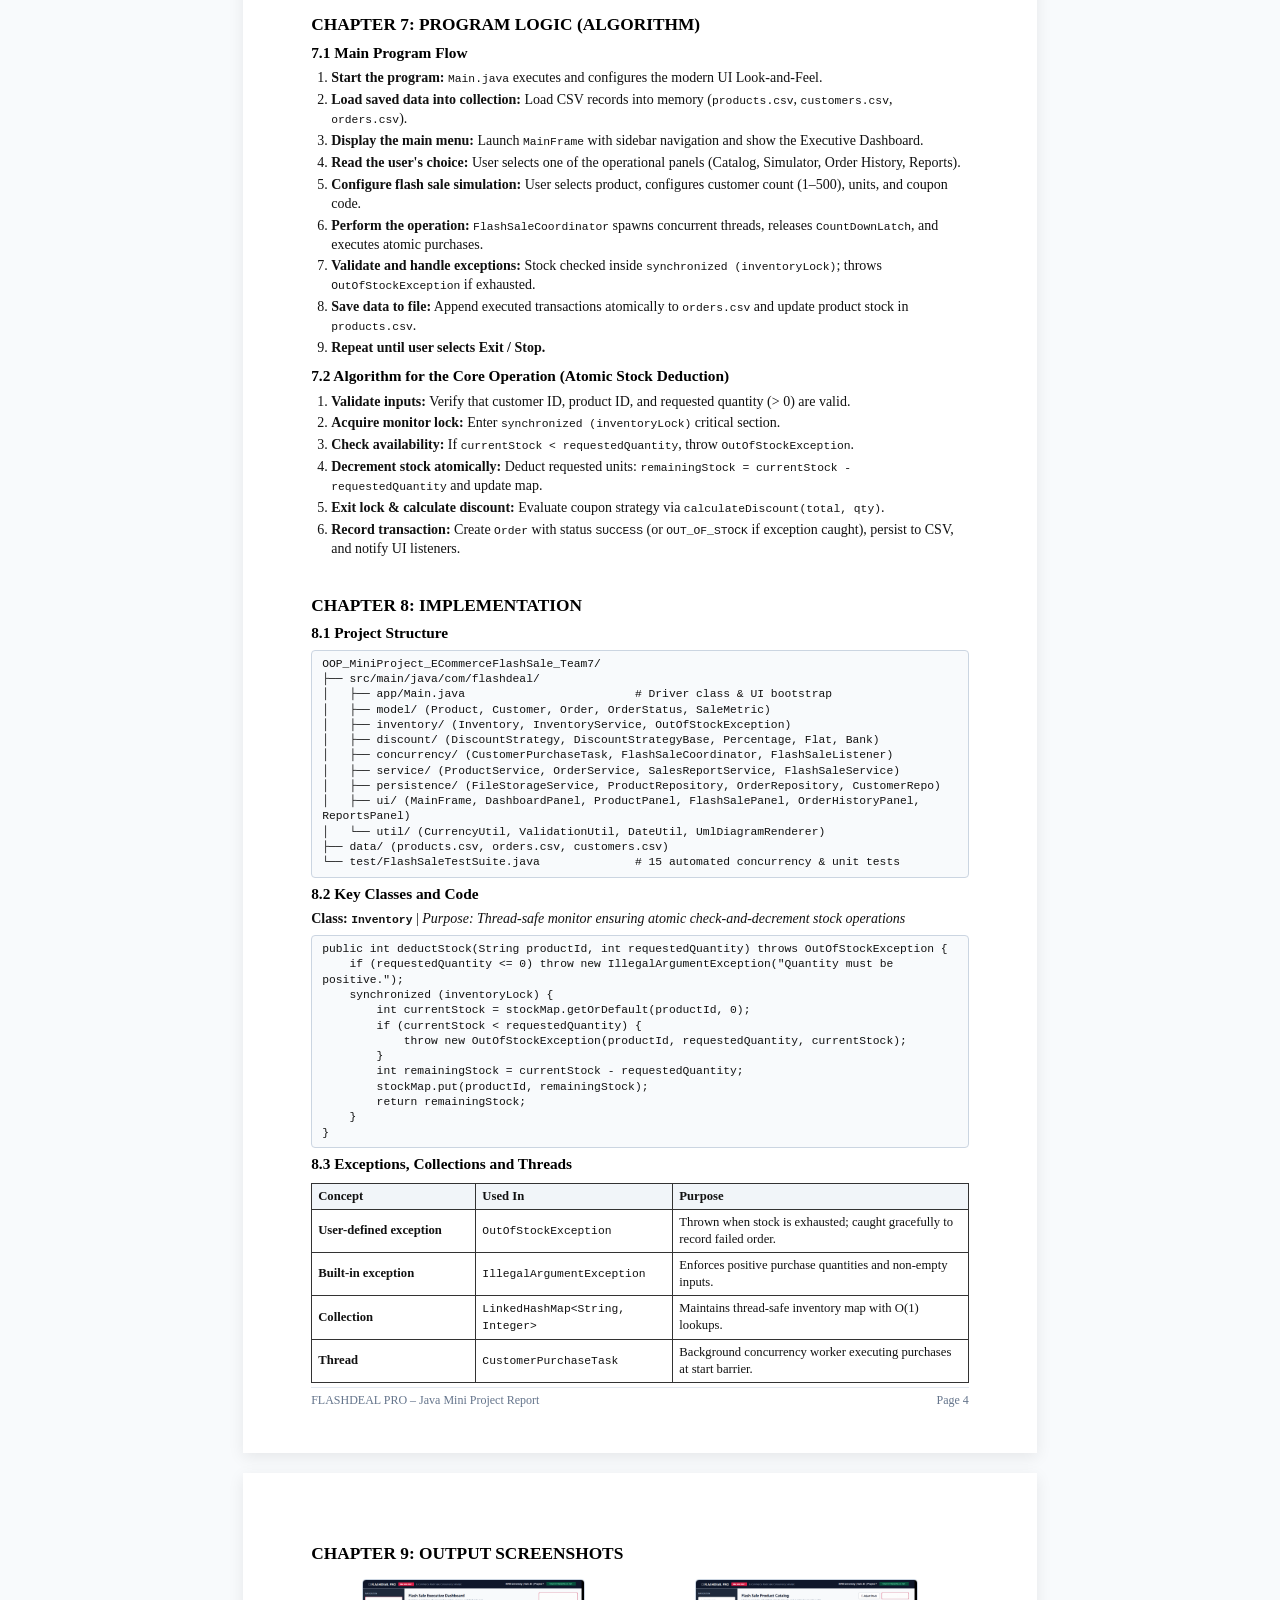
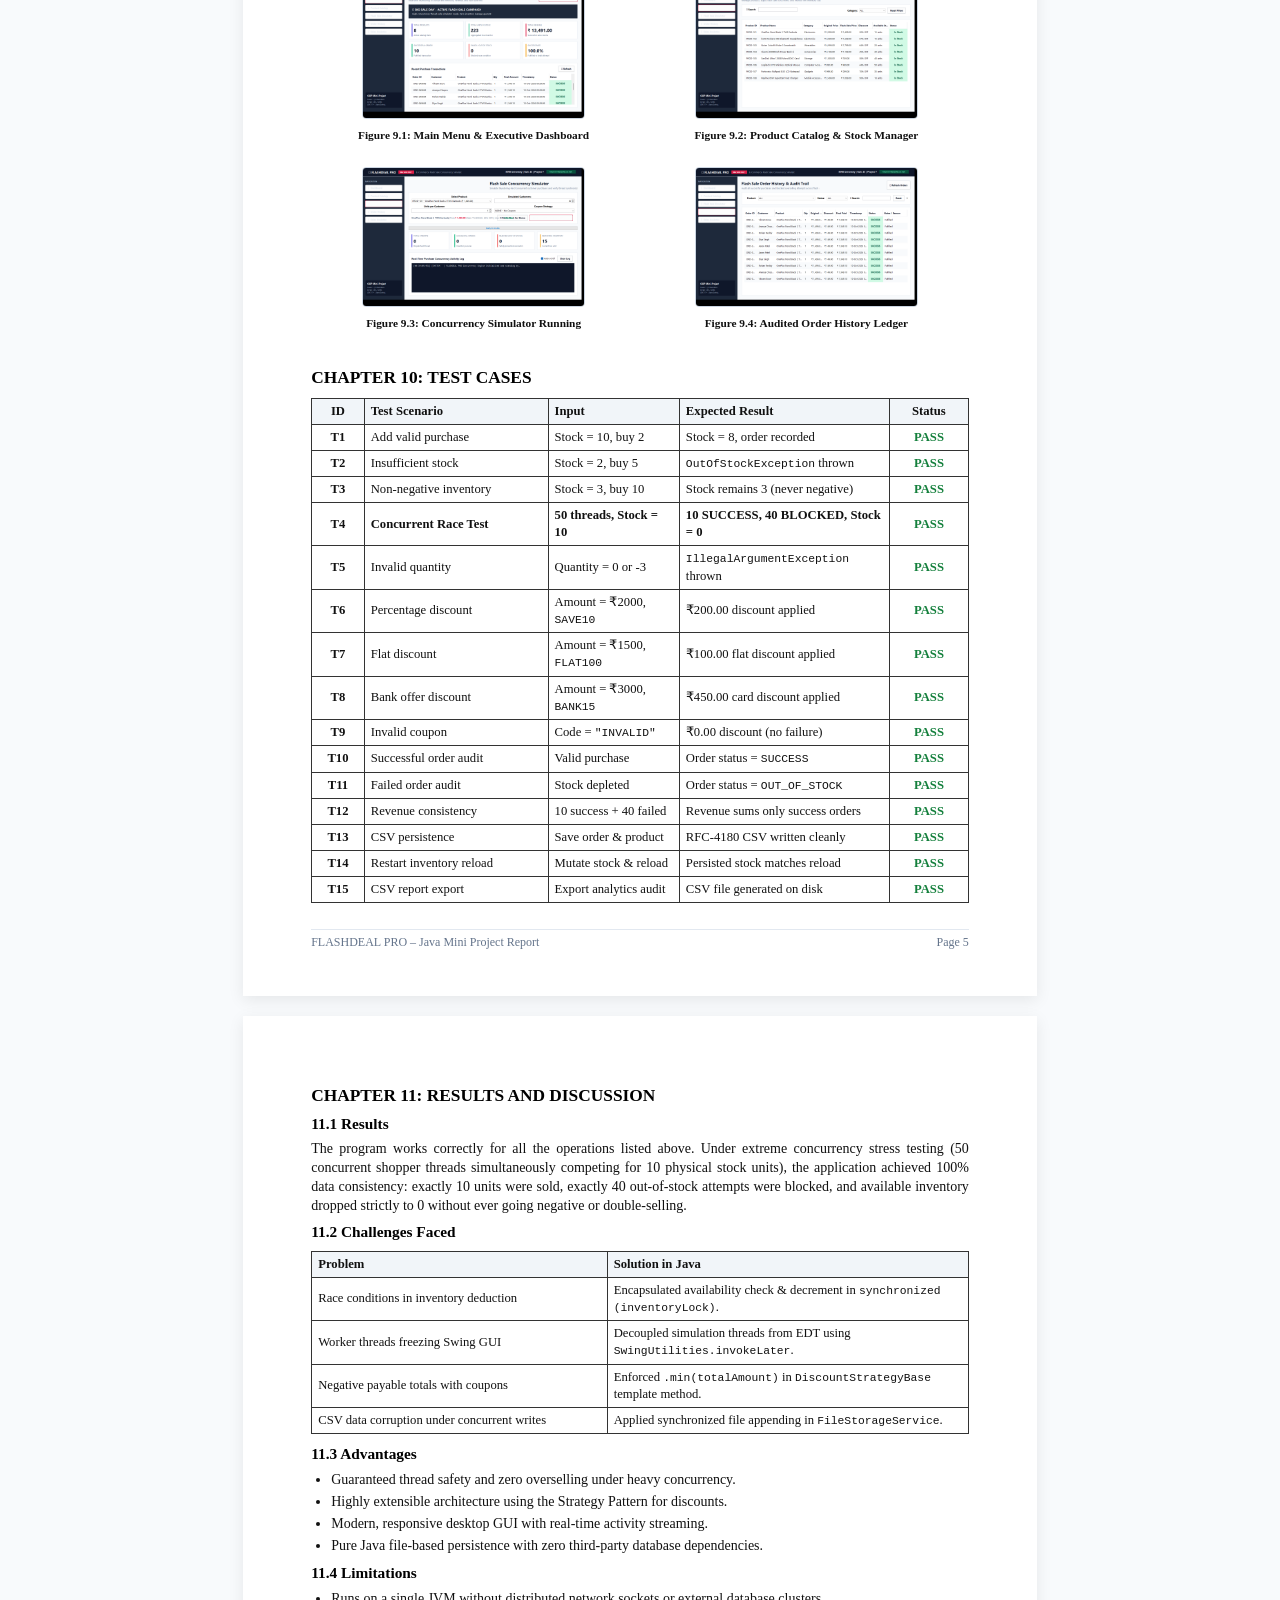
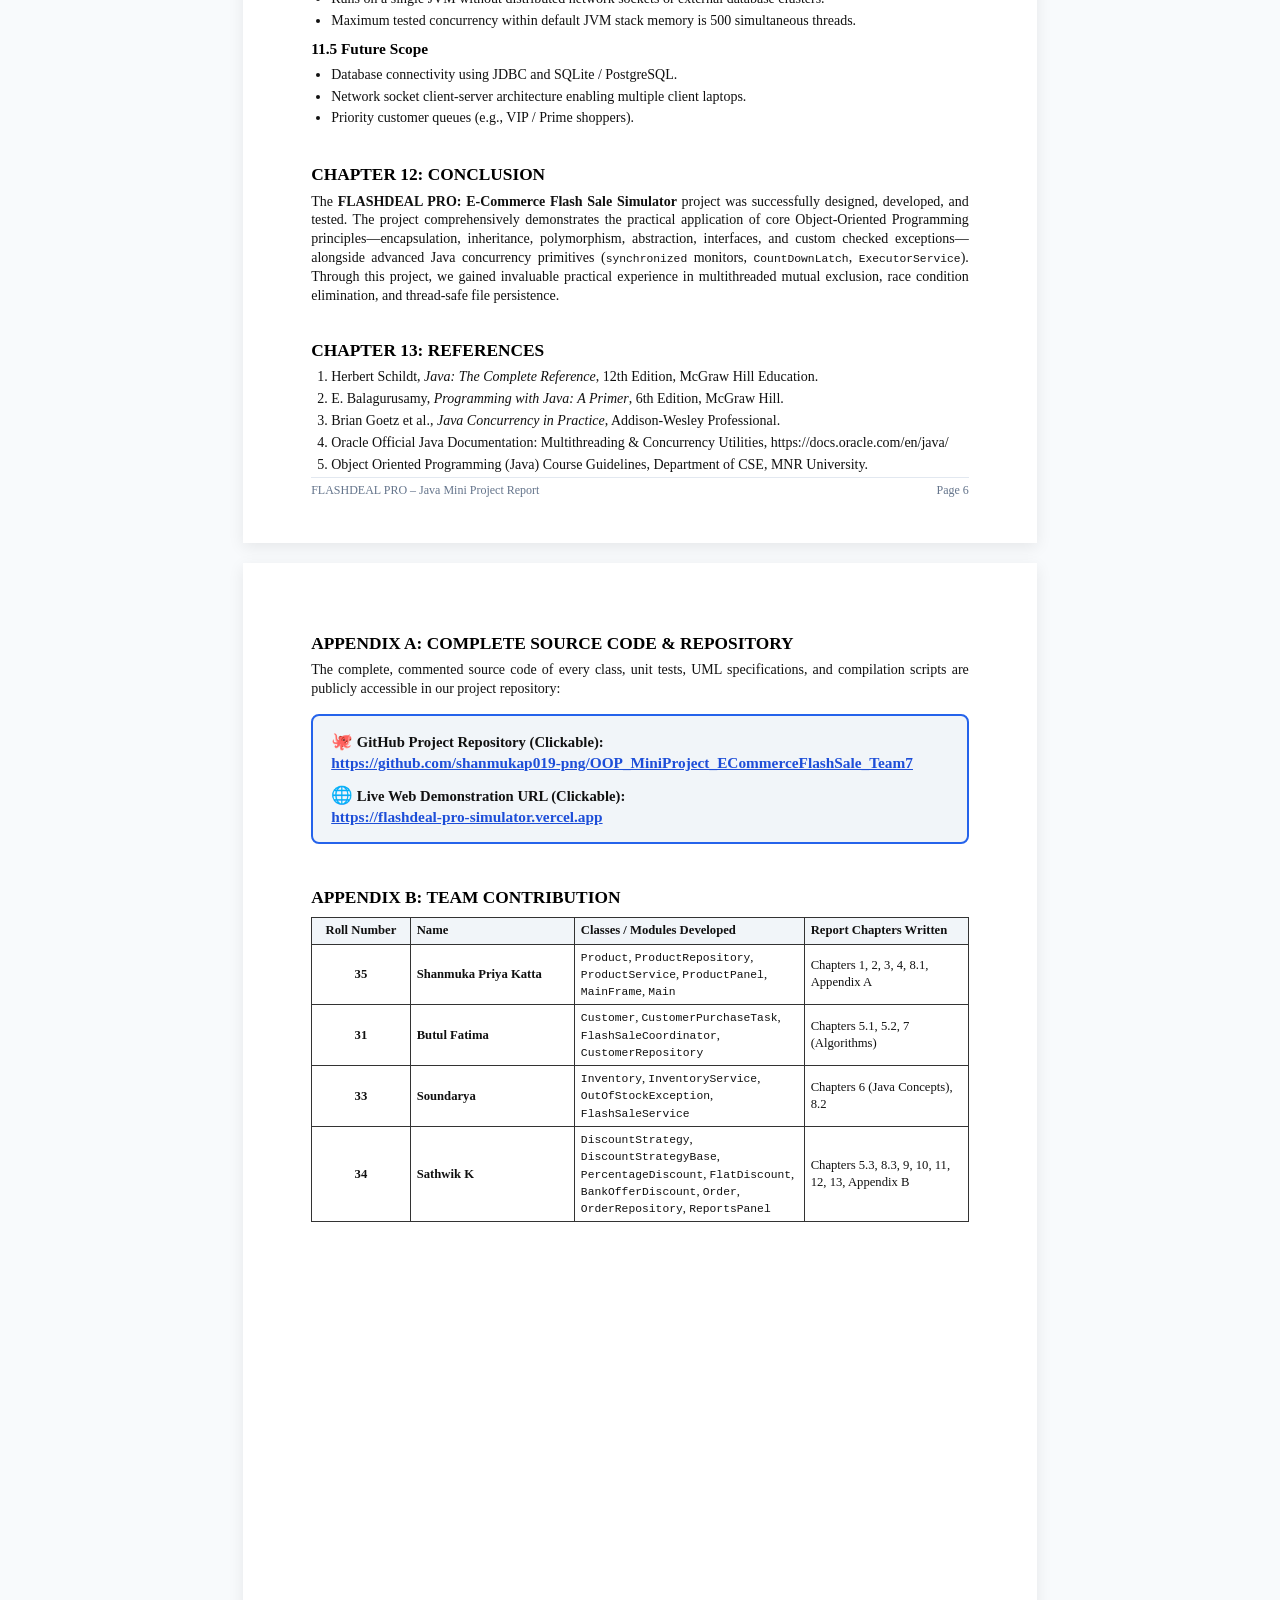
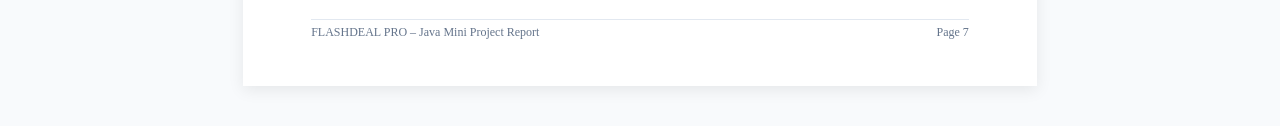
<file: report/PROJECT_REPORT.html>
<!DOCTYPE html>
<html lang="en">
<head>
  <meta charset="UTF-8">
  <title>MNR University - Mini Project Report - FLASHDEAL PRO</title>
  <style>
    @page {
      size: A4;
      margin: 12mm 15mm 12mm 15mm;
      -webkit-print-color-adjust: exact;
      print-color-adjust: exact;
    }
    *, *:before, *:after {
      box-sizing: border-box;
    }
    body {
      font-family: 'Times New Roman', Times, serif;
      font-size: 10.5pt;
      line-height: 1.35;
      color: #111;
      background-color: #f8fafc;
      margin: 0;
      padding: 20px 0;
    }
    .page {
      background: white;
      width: 210mm;
      min-height: 297mm;
      padding: 16mm 18mm;
      margin: 0 auto 20px auto;
      box-shadow: 0 4px 15px rgba(0, 0, 0, 0.08);
      position: relative;
    }
    @media print {
      body {
        background: transparent;
        padding: 0;
      }
      .page {
        width: 100% !important;
        min-height: auto !important;
        margin: 0 !important;
        padding: 0 !important;
        box-shadow: none !important;
        page-break-after: always !important;
        break-after: page !important;
      }
      .no-print {
        display: none !important;
      }
      .page-footer {
        position: static !important;
        margin-top: 15px !important;
      }
    }
    .print-bar {
      position: sticky;
      top: 0;
      z-index: 1000;
      background: #1e293b;
      color: white;
      padding: 12px 24px;
      display: flex;
      justify-content: space-between;
      align-items: center;
      box-shadow: 0 2px 10px rgba(0,0,0,0.2);
      font-family: system-ui, -apple-system, sans-serif;
    }
    .print-btn {
      background: #2563eb;
      color: white;
      border: none;
      padding: 8px 18px;
      font-size: 14px;
      font-weight: 600;
      border-radius: 6px;
      cursor: pointer;
      display: inline-flex;
      align-items: center;
      gap: 8px;
      text-decoration: none;
    }
    .print-btn:hover {
      background: #1d4ed8;
    }
    .center {
      text-align: center;
    }
    h1, h2, h3, h4 {
      font-weight: bold;
      color: #000;
      margin: 0 0 6px 0;
    }
    h1 { font-size: 16pt; text-transform: uppercase; }
    h2 { font-size: 13pt; margin-top: 8px; }
    h3 { font-size: 11.5pt; margin-top: 6px; }
    h4 { font-size: 10.5pt; margin-top: 4px; }
    p {
      margin: 0 0 6px 0;
      text-align: justify;
    }
    ul, ol {
      margin: 0 0 8px 0;
      padding-left: 20px;
    }
    li {
      margin-bottom: 3px;
    }
    table {
      width: 100%;
      border-collapse: collapse;
      margin: 8px 0 10px 0;
      font-size: 9.5pt;
    }
    table, th, td {
      border: 1px solid #333;
    }
    th, td {
      padding: 4px 6px;
      text-align: left;
    }
    th {
      background-color: #f1f5f9;
      font-weight: bold;
    }
    code, pre {
      font-family: 'Courier New', Courier, monospace;
      font-size: 8.5pt;
    }
    pre {
      background: #f8fafc;
      border: 1px solid #cbd5e1;
      padding: 6px 10px;
      border-radius: 4px;
      margin: 6px 0;
      white-space: pre-wrap;
    }
    a {
      color: #1d4ed8 !important;
      text-decoration: underline !important;
      cursor: pointer !important;
    }
    .page-footer {
      position: absolute;
      bottom: 12mm;
      left: 18mm;
      right: 18mm;
      display: flex;
      justify-content: space-between;
      font-size: 9pt;
      color: #64748b;
      border-top: 1px solid #e2e8f0;
      padding-top: 4px;
    }
    .figure-container {
      text-align: center;
      margin: 8px 0;
    }
    .figure-img {
      max-width: 90%;
      max-height: 140px;
      height: auto;
      border: 1px solid #cbd5e1;
      border-radius: 4px;
    }
    .figure-caption {
      font-size: 8.5pt;
      font-weight: bold;
      margin-top: 3px;
    }
  </style>
</head>
<body>

  <div class="print-bar no-print">
    <div>
      <strong>FLASHDEAL PRO: E-Commerce Flash Sale Simulator</strong> — Official Academic Report (MNR University)
    </div>
    <div style="display: flex; gap: 10px;">
      <a href="PROJECT_REPORT.pdf" download class="print-btn" style="background: #059669;">
        📥 Download Official PDF
      </a>
      <button class="print-btn" onclick="window.print()">
        🖨️ Print to PDF
      </button>
    </div>
  </div>

  <!-- PAGE 1: TITLE PAGE -->
  <div class="page center">
    <div style="text-align: center; margin-top: 15px; margin-bottom: 15px;">
      <img src="mnr_logo.jpg" alt="MNR University Logo" style="height: 85px; width: auto; object-fit: contain;">
    </div>
    <h1 style="font-size: 18pt; letter-spacing: 0.5px;">MNR UNIVERSITY</h1>
    <h3 style="font-size: 13pt;">School of Engineering & Technology (SOET)</h3>
    <h4 style="font-size: 12pt; font-weight: normal; margin-bottom: 25px;">Department of Computer Science and Engineering</h4>

    <h2 style="font-size: 16pt;">MINI PROJECT REPORT</h2>
    <p style="text-align: center; font-size: 11pt; margin-bottom: 4px;">on</p>
    <h2 style="font-size: 17pt; color: #1e3a8a; margin-bottom: 4px;">FLASHDEAL PRO: E-COMMERCE FLASH SALE SIMULATOR</h2>
    <p style="text-align: center; font-style: italic; font-size: 11pt; margin-bottom: 20px;">(Java Programming Implementation-Based Mini-Project)</p>

    <p style="text-align: center; font-size: 11pt; line-height: 1.5;">
      <strong>Course:</strong> Object Oriented Programming (Java)<br>
      <strong>B.Tech</strong> – Computer Science and Engineering (CSE / AIML)<br>
      <strong>Assigned Project Number:</strong> 7
    </p>

    <div style="margin: 20px auto 10px auto; width: 85%;">
      <h3 style="font-size: 11.5pt; text-align: center; margin-bottom: 6px;">Submitted by</h3>
      <table>
        <thead>
          <tr>
            <th style="text-align: center; width: 15%;">S.No</th>
            <th>Student Name</th>
            <th style="text-align: center; width: 30%;">Roll Number</th>
          </tr>
        </thead>
        <tbody>
          <tr>
            <td style="text-align: center;">1</td>
            <td><strong>Shanmuka Priya Katta</strong></td>
            <td style="text-align: center;"><strong>35</strong></td>
          </tr>
          <tr>
            <td style="text-align: center;">2</td>
            <td><strong>Butul Fatima</strong></td>
            <td style="text-align: center;"><strong>31</strong></td>
          </tr>
          <tr>
            <td style="text-align: center;">3</td>
            <td><strong>Soundarya</strong></td>
            <td style="text-align: center;"><strong>33</strong></td>
          </tr>
          <tr>
            <td style="text-align: center;">4</td>
            <td><strong>Sathwik K</strong></td>
            <td style="text-align: center;"><strong>34</strong></td>
          </tr>
        </tbody>
      </table>
    </div>

    <!-- PROMINENT CLICKABLE GITHUB HYPERLINK -->
    <div style="background: #f1f5f9; border: 1px solid #cbd5e1; border-radius: 6px; padding: 8px 12px; margin: 15px auto; width: 90%;">
      <span style="font-weight: bold; font-size: 10.5pt;">🔗 Project Repository:</span>
      <a href="https://github.com/shanmukap019-png/OOP_MiniProject_ECommerceFlashSale_Team7" target="_blank" style="color: #1d4ed8; font-weight: bold; font-size: 10.5pt; text-decoration: underline; margin-left: 6px;">
        https://github.com/shanmukap019-png/OOP_MiniProject_ECommerceFlashSale_Team7
      </a>
    </div>

    <p style="text-align: center; margin-top: 25px; line-height: 1.4;">
      <strong>Under the guidance of</strong><br>
      <strong>[Faculty Name]</strong>, Lecturer, Department of CSE<br>
      School of Engineering & Technology, MNR University
    </p>
    <p style="text-align: center; font-weight: bold; margin-top: 15px; font-size: 11pt;">Academic Year 2026 – 2027</p>
  </div>

  <!-- PAGE 2: CERTIFICATE & DECLARATION -->
  <div class="page">
    <div class="center">
      <h2 style="font-size: 16pt;">CERTIFICATE</h2>
    </div>
    <br>
    <p style="font-size: 11pt; line-height: 1.6;">
      This is to certify that the mini project report titled <strong>“FLASHDEAL PRO: E-COMMERCE FLASH SALE SIMULATOR”</strong> is a bonafide record of the work carried out by the students listed on the title page, in partial fulfilment of the requirements of the course <strong>Object Oriented Programming (Java)</strong>, <strong>B.Tech – Computer Science and Engineering</strong>, Department of Computer Science and Engineering, School of Engineering & Technology, <strong>MNR University</strong>, during the academic year 2026–2027.
    </p>
    <br><br><br>
    <table style="border: none; margin-top: 40px;">
      <tr style="border: none;">
        <td style="border: none; width: 50%;"><strong>Faculty Guide</strong></td>
        <td style="border: none; width: 50%; text-align: right;"><strong>Dean, School of Engineering & Technology</strong></td>
      </tr>
    </table>
    <br><br>
    <p><strong>Date:</strong> ________________ &nbsp;&nbsp;&nbsp;&nbsp;&nbsp;&nbsp;&nbsp;&nbsp;&nbsp;&nbsp;&nbsp;&nbsp;&nbsp;&nbsp;&nbsp;&nbsp;&nbsp;&nbsp;&nbsp;&nbsp;&nbsp;&nbsp;&nbsp;&nbsp;&nbsp;&nbsp;&nbsp;&nbsp;&nbsp;&nbsp;&nbsp;&nbsp;&nbsp;&nbsp;&nbsp;&nbsp;&nbsp;&nbsp;&nbsp;&nbsp; <strong>Place:</strong> ________________</p>
    <br><hr style="border: 0; border-top: 1px solid #94a3b8;"><br>
    <div class="center">
      <h2 style="font-size: 16pt;">DECLARATION</h2>
    </div>
    <br>
    <p style="font-size: 11pt; line-height: 1.6;">
      We hereby declare that this mini project report is the result of our own work. The program was written, executed, and tested by us. Any help, book, or website used has been mentioned in the references.
    </p>
    <br>
    <p><strong>Signature of the Students:</strong></p>
    <br>
    <p style="font-size: 11pt; margin-bottom: 8px;">1. <strong>Shanmuka Priya Katta</strong> (Roll No: 35)</p>
    <p style="font-size: 11pt; margin-bottom: 8px;">2. <strong>Butul Fatima</strong> (Roll No: 31)</p>
    <p style="font-size: 11pt; margin-bottom: 8px;">3. <strong>Soundarya</strong> (Roll No: 33)</p>
    <p style="font-size: 11pt; margin-bottom: 8px;">4. <strong>Sathwik K</strong> (Roll No: 34)</p>
  </div>

  <!-- PAGE 3: CONTENTS -->
  <div class="page">
    <div class="center">
      <h2 style="font-size: 16pt;">CONTENTS</h2>
    </div>
    <br>
    <table>
      <thead>
        <tr>
          <th style="width: 15%; text-align: center;">Chapter</th>
          <th>Title</th>
          <th style="width: 15%; text-align: center;">Page</th>
        </tr>
      </thead>
      <tbody>
        <tr><td style="text-align: center;"><strong>1</strong></td><td><strong>Aim and Abstract</strong></td><td style="text-align: center;">1</td></tr>
        <tr><td style="text-align: center;"><strong>2</strong></td><td><strong>Introduction and Problem Statement</strong></td><td style="text-align: center;">1</td></tr>
        <tr><td style="text-align: center;"><strong>3</strong></td><td><strong>Objectives</strong></td><td style="text-align: center;">1</td></tr>
        <tr><td style="text-align: center;"><strong>4</strong></td><td><strong>Requirements</strong></td><td style="text-align: center;">2</td></tr>
        <tr><td style="text-align: center;"><strong>5</strong></td><td><strong>Class Design</strong></td><td style="text-align: center;">2</td></tr>
        <tr><td style="text-align: center;"><strong>6</strong></td><td><strong>Java Concepts Used</strong></td><td style="text-align: center;">3</td></tr>
        <tr><td style="text-align: center;"><strong>7</strong></td><td><strong>Program Logic (Algorithm)</strong></td><td style="text-align: center;">4</td></tr>
        <tr><td style="text-align: center;"><strong>8</strong></td><td><strong>Implementation</strong></td><td style="text-align: center;">4</td></tr>
        <tr><td style="text-align: center;"><strong>9</strong></td><td><strong>Output Screenshots</strong></td><td style="text-align: center;">5</td></tr>
        <tr><td style="text-align: center;"><strong>10</strong></td><td><strong>Test Cases</strong></td><td style="text-align: center;">5</td></tr>
        <tr><td style="text-align: center;"><strong>11</strong></td><td><strong>Results and Discussion</strong></td><td style="text-align: center;">6</td></tr>
        <tr><td style="text-align: center;"><strong>12</strong></td><td><strong>Conclusion</strong></td><td style="text-align: center;">6</td></tr>
        <tr><td style="text-align: center;"><strong>13</strong></td><td><strong>References</strong></td><td style="text-align: center;">6</td></tr>
        <tr><td style="text-align: center;"><strong>A</strong></td><td><strong>Appendix A – Complete Source Code & Repository</strong></td><td style="text-align: center;">7</td></tr>
        <tr><td style="text-align: center;"><strong>B</strong></td><td><strong>Appendix B – Team Contribution</strong></td><td style="text-align: center;">7</td></tr>
      </tbody>
    </table>
  </div>

  <!-- PAGE 4: CHAPTERS 1, 2, 3 -->
  <div class="page">
    <h2>CHAPTER 1: AIM AND ABSTRACT</h2>
    <h3>1.1 Aim</h3>
    <p>To design and develop <strong>FLASHDEAL PRO: E-Commerce Flash Sale Simulator</strong> in Java using Object Oriented Programming concepts, so that limited promotional inventory can be stored, searched, atomically updated, and processed concurrently under extreme shopping rush without race conditions, overselling, or negative stock.</p>

    <h3>1.2 Abstract</h3>
    <p>This project is an advanced e-commerce flash sale simulation desktop application developed in Java Swing. It is used to emulate high-velocity "Big Sale Day" flash events where hundreds of customers compete simultaneously for limited stock items. The program uses classes and objects, encapsulation, inheritance, abstract classes, interfaces, custom checked exceptions (<code>OutOfStockException</code>), multithreading (<code>Thread</code>, <code>Runnable</code>), thread synchronization barriers (<code>CountDownLatch</code>), monitor locking (<code>synchronized</code>), and the Java Collections Framework (<code>LinkedHashMap</code>, <code>ArrayList</code>, <code>Iterator</code>). Transaction records and catalog data are persistently stored using standard RFC-4180 compliant CSV files with atomic stream locks.</p>

    <br>
    <h2>CHAPTER 2: INTRODUCTION AND PROBLEM STATEMENT</h2>
    <h3>2.1 Introduction</h3>
    <p>In modern e-commerce ecosystems during mega-sales events (such as Flipkart Big Billion Days, Amazon Great Indian Festival, or limited-quantity product drops), thousands of shoppers click "Buy Now" at the exact same second. A robust software architecture is critical to guarantee data consistency and fairness under sudden concurrency spikes. Java is particularly well-suited for this domain because it is object-oriented, strictly typed, platform-independent, and provides built-in enterprise-grade concurrency utilities (<code>java.util.concurrent</code>), atomic synchronization primitives, and powerful data structures such as <code>LinkedHashMap</code> and <code>ArrayList</code>.</p>

    <h3>2.2 Problem Statement</h3>
    <p>In traditional or uncoordinated systems, when multiple threads access and update shared inventory variables at the same instant, critical section race conditions occur: multiple customer threads read <code>stock = 1</code> simultaneously and approve purchases, leaving inventory negative (<code>stock = -49</code>), double-selling units to distinct customers, and freezing the application interface.</p>

    <h3>2.3 Proposed Solution</h3>
    <p>The proposed Java application addresses these challenges through:</p>
    <ul>
      <li><strong>Add and store records:</strong> Maintain a structured catalog of consumer electronics products in Indian Rupees (₹).</li>
      <li><strong>Search and update records:</strong> Search products dynamically by keyword, filter by category, and adjust inventory levels in real time.</li>
      <li><strong>Perform atomic purchase operations:</strong> Encapsulate check-and-decrement inventory operations within a <code>synchronized</code> critical section.</li>
      <li><strong>Simulate concurrent shoppers:</strong> Launch up to 500 competing customer threads simultaneously using a <code>CountDownLatch(1)</code> release barrier.</li>
      <li><strong>Display real-time visual reports:</strong> Render executive KPI cards, high-contrast live activity logging, and audited transaction ledgers in a responsive Swing GUI.</li>
      <li><strong>Save data permanently:</strong> Store products, customers, and order history using thread-safe CSV file I/O.</li>
    </ul>

    <br>
    <h2>CHAPTER 3: OBJECTIVES</h2>
    <p>The objectives of this project are:</p>
    <ul>
      <li>To apply classes, objects, constructors, and methods in structuring domain models (<code>Product</code>, <code>Customer</code>, <code>Order</code>, <code>SaleMetric</code>).</li>
      <li>To apply encapsulation using private data members with defensive validation getters and setters.</li>
      <li>To apply inheritance and method overriding using an abstract base class (<code>DiscountStrategyBase</code>) extended by concrete promotional strategies (<code>PercentageDiscount</code>, <code>FlatDiscount</code>, <code>BankOfferDiscount</code>).</li>
      <li>To use abstract classes and interfaces (<code>DiscountStrategy</code>, <code>FlashSaleListener</code>, <code>Runnable</code>, <code>StockChangeListener</code>).</li>
      <li>To handle errors using robust exception handling, including a user-defined checked exception (<code>OutOfStockException</code>).</li>
      <li>To store and process data using the Java Collections Framework (<code>LinkedHashMap</code>, <code>ArrayList</code>, and explicit <code>Iterator&lt;Order&gt;</code> traversal).</li>
      <li>To execute multi-threaded concurrent simulations using <code>Thread</code>, <code>Runnable</code>, <code>ExecutorService</code>, and <code>CountDownLatch</code>.</li>
      <li>To save data permanently using standard File I/O (<code>BufferedReader</code>, <code>BufferedWriter</code>, CSV parsing).</li>
      <li>To organise the program into modular packages and verify all invariants with 15 automated test cases.</li>
    </ul>
    <div class="page-footer"><span>FLASHDEAL PRO – Java Mini Project Report</span><span>Page 1</span></div>
  </div>

  <!-- PAGE 5: CHAPTERS 4 & 5.1 -->
  <div class="page">
    <h2>CHAPTER 4: REQUIREMENTS</h2>
    <h3>4.1 Functional Requirements</h3>
    <p>The program should be able to:</p>
    <ul>
      <li>Add and browse product records with dual pricing in ₹ and dynamic discount percentage badges.</li>
      <li>Search and filter products by name and category (Smartphones, Audio, Wearables, Accessories).</li>
      <li>Update and reset product stock levels for demonstration purposes.</li>
      <li>Execute concurrent flash sale simulations (Core Operation) with 1 to 500 simultaneous customer threads.</li>
      <li>Enforce atomic check-and-decrement stock deduction without overselling.</li>
      <li>Apply polymorphic promotional coupons (<code>SAVE10</code>, <code>FLAT100</code>, <code>BANK15</code>) with threshold limits.</li>
      <li>Display executive KPI summary cards, filterable order history, and product analytics reports.</li>
      <li>Show clear informative error messages for invalid quantities, coupon rejections, and out-of-stock events.</li>
    </ul>

    <h3>4.2 Input and Output</h3>
    <table>
      <thead>
        <tr>
          <th>Input</th>
          <th>Java Data Type</th>
          <th>Validation</th>
          <th>Output</th>
        </tr>
      </thead>
      <tbody>
        <tr>
          <td><strong>Product Selection</strong></td>
          <td><code>String</code> (ID)</td>
          <td>Must match existing product ID in repository</td>
          <td>Selected product preview and live stock updated</td>
        </tr>
        <tr>
          <td><strong>Customer Count</strong></td>
          <td><code>int</code></td>
          <td>Range: <code>1</code> to <code>500</code> (positive integer)</td>
          <td>Worker threads spawned in pool</td>
        </tr>
        <tr>
          <td><strong>Units per Customer</strong></td>
          <td><code>int</code></td>
          <td>Range: <code>1</code> to <code>10</code> (strictly > 0)</td>
          <td>Quantity requested per purchase task</td>
        </tr>
        <tr>
          <td><strong>Coupon Code</strong></td>
          <td><code>String</code></td>
          <td>Optional; validated against coupon registry</td>
          <td>Applied discount amount in ₹ (or ₹0.00)</td>
        </tr>
        <tr>
          <td><strong>Demo Stock Reset</strong></td>
          <td><code>int</code></td>
          <td>Non-negative integer (>= 0)</td>
          <td>Available stock updated in memory and CSV</td>
        </tr>
        <tr>
          <td><strong>Order Filter</strong></td>
          <td><code>String</code> / <code>Enum</code></td>
          <td>Valid text or status (<code>SUCCESS</code>, <code>OUT_OF_STOCK</code>)</td>
          <td>Filtered table of audited customer orders</td>
        </tr>
      </tbody>
    </table>

    <h3>4.3 Software and Hardware Requirements</h3>
    <table>
      <thead>
        <tr>
          <th style="width: 30%;">Item</th>
          <th>Details</th>
        </tr>
      </thead>
      <tbody>
        <tr><td><strong>Programming Language</strong></td><td>Java (JDK 17 LTS or later, tested up to JDK 26)</td></tr>
        <tr><td><strong>Development Tools / IDE</strong></td><td>VS Code / IntelliJ IDEA / Eclipse, PowerShell, Git</td></tr>
        <tr><td><strong>User Interface</strong></td><td>Java Swing & AWT (Desktop GUI) + Responsive HTML/CSS/JS (Web Showcase)</td></tr>
        <tr><td><strong>Storage</strong></td><td>Plain-text CSV files (<code>products.csv</code>, <code>orders.csv</code>, <code>customers.csv</code>) with UTF-8 encoding</td></tr>
        <tr><td><strong>Concurrency API</strong></td><td><code>java.util.concurrent</code> (<code>CountDownLatch</code>, <code>ExecutorService</code>, <code>synchronized</code>)</td></tr>
        <tr><td><strong>Hardware Requirements</strong></td><td>Dual-core CPU 2.0 GHz or higher, 4 GB RAM minimum, 200 MB disk space</td></tr>
      </tbody>
    </table>

    <br>
    <h2>CHAPTER 5: CLASS DESIGN</h2>
    <h3>5.1 List of Classes</h3>
    <table>
      <thead>
        <tr>
          <th style="width: 28%;">Class / Interface</th>
          <th style="width: 25%;">Type</th>
          <th>Purpose</th>
        </tr>
      </thead>
      <tbody>
        <tr><td><code>Main</code></td><td>Driver Class</td><td>Bootstrap; sets Look-and-Feel and launches <code>MainFrame</code> on EDT.</td></tr>
        <tr><td><code>Product</code></td><td>Domain Entity</td><td>Encapsulates pricing in ₹, inventory status transitions, and discount math.</td></tr>
        <tr><td><code>Customer</code></td><td>Class (implements <code>Runnable</code>)</td><td>Customer profile capable of executing purchase tasks in concurrent threads.</td></tr>
        <tr><td><code>Order</code></td><td>Domain Entity</td><td>Immutable transaction audit record with status, discounts, and timestamp.</td></tr>
        <tr><td><code>OrderStatus</code></td><td><code>enum</code></td><td>Order states: <code>SUCCESS</code>, <code>OUT_OF_STOCK</code>, <code>FAILED</code>.</td></tr>
        <tr><td><code>Inventory</code></td><td>Thread-Safe Monitor</td><td>Encapsulates monitor lock for atomic stock deduction and restoration.</td></tr>
        <tr><td><code>OutOfStockException</code></td><td>User-Defined Exception</td><td>Custom checked exception thrown when requested units exceed stock.</td></tr>
        <tr><td><code>DiscountStrategy</code></td><td>Interface</td><td>Standard contract for promotional algorithms.</td></tr>
        <tr><td><code>FlashSaleCoordinator</code></td><td>Concurrency Manager</td><td>Spawns thread pool and coordinates simultaneous <code>CountDownLatch</code> rush.</td></tr>
      </tbody>
    </table>
    <div class="page-footer"><span>FLASHDEAL PRO – Java Mini Project Report</span><span>Page 2</span></div>
  </div>

  <!-- PAGE 6: CHAPTERS 5.2, 5.3, 6 -->
  <div class="page">
    <h3>5.2 Data Members and Methods of Main Classes</h3>
    <table>
      <thead>
        <tr>
          <th style="width: 25%;">Class</th>
          <th>Details (Data Members, Constructors, and Methods)</th>
        </tr>
      </thead>
      <tbody>
        <tr>
          <td><strong>Product</strong></td>
          <td>
            <strong>Data members:</strong> <code>productId, name, description, category, originalPrice, flashSalePrice, initialStock, availableStock, status</code><br>
            <strong>Constructors:</strong> Parameterized constructor with defensive validation.<br>
            <strong>Methods:</strong> <code>getProductId(), getAvailableStock(), setAvailableStock(), calculateDiscountPercentage(), toCsvRow()</code>
          </td>
        </tr>
        <tr>
          <td><strong>Inventory</strong></td>
          <td>
            <strong>Data members:</strong> <code>stockMap (Map&lt;String, Integer&gt;), inventoryLock (Object)</code><br>
            <strong>Constructors:</strong> <code>Inventory(Map&lt;String, Integer&gt; initialStock)</code><br>
            <strong>Methods:</strong> <code>deductStock(id, qty), restoreStock(id, qty), getStock(id), setStock(id, qty), getAllStockSnapshot()</code>
          </td>
        </tr>
        <tr>
          <td><strong>DiscountStrategyBase</strong></td>
          <td>
            <strong>Data members:</strong> <code>couponCode, description, minimumOrderAmount, maxDiscountAmount</code><br>
            <strong>Constructors:</strong> Parameterized base constructor.<br>
            <strong>Methods:</strong> <code>calculateDiscount(total, qty) (Template Method), computeRawDiscount(total, qty) (Abstract)</code>
          </td>
        </tr>
        <tr>
          <td><strong>FlashSaleCoordinator</strong></td>
          <td>
            <strong>Data members:</strong> <code>flashSaleService, listeners, threadPool, isRunning</code><br>
            <strong>Constructors:</strong> <code>FlashSaleCoordinator(FlashSaleService service)</code><br>
            <strong>Methods:</strong> <code>startSimulation(prodId, count, qty, coupon, customers), addListener(), isRunning()</code>
          </td>
        </tr>
      </tbody>
    </table>

    <h3>5.3 Relationships Between Classes</h3>
    <table>
      <thead>
        <tr>
          <th>Classes</th>
          <th style="width: 22%;">Relationship</th>
          <th>Explanation</th>
        </tr>
      </thead>
      <tbody>
        <tr><td><code>DiscountStrategyBase – PercentageDiscount</code></td><td>Inheritance (IS-A)</td><td><code>PercentageDiscount</code> extends <code>DiscountStrategyBase</code> and overrides <code>computeRawDiscount()</code>.</td></tr>
        <tr><td><code>DiscountStrategy – DiscountStrategyBase</code></td><td>Implements</td><td><code>DiscountStrategyBase</code> implements the <code>DiscountStrategy</code> interface contract.</td></tr>
        <tr><td><code>Customer – Runnable</code></td><td>Implements</td><td><code>Customer</code> implements <code>Runnable</code> to execute purchase tasks concurrently.</td></tr>
        <tr><td><code>CustomerPurchaseTask – Runnable</code></td><td>Implements</td><td><code>CustomerPurchaseTask</code> implements <code>Runnable</code> to race at the <code>CountDownLatch</code>.</td></tr>
        <tr><td><code>InventoryService – Inventory</code></td><td>Composition (HAS-A)</td><td><code>InventoryService</code> owns and manages the thread-safe <code>Inventory</code> monitor.</td></tr>
        <tr><td><code>OrderRepository – Order</code></td><td>Aggregation (HAS-A)</td><td><code>OrderRepository</code> manages a collection of <code>Order</code>s and traverses via <code>Iterator&lt;Order&gt;</code>.</td></tr>
      </tbody>
    </table>

    <br>
    <h2>CHAPTER 6: JAVA CONCEPTS USED</h2>
    <table>
      <thead>
        <tr>
          <th style="width: 38%;">Java Concept</th>
          <th>Where Used (Class / Method)</th>
        </tr>
      </thead>
      <tbody>
        <tr><td><strong>Classes, objects and constructors</strong></td><td><code>Product</code>, <code>Customer</code>, <code>Order</code>, <code>SaleMetric</code> (Constructors initialize state)</td></tr>
        <tr><td><strong>Encapsulation (private, getters, setters)</strong></td><td><code>Product.getAvailableStock()</code>, <code>Product.setAvailableStock()</code>, <code>Order.getFinalAmount()</code></td></tr>
        <tr><td><strong>Inheritance and super keyword</strong></td><td><code>PercentageDiscount</code>, <code>FlatDiscount</code> calling <code>super(...)</code> in <code>DiscountStrategyBase</code></td></tr>
        <tr><td><strong>Method overloading</strong></td><td><code>ProductService.searchProducts(query)</code> and <code>searchProducts(query, category)</code></td></tr>
        <tr><td><strong>Method overriding</strong></td><td><code>PercentageDiscount.computeRawDiscount()</code>, <code>BadgeRenderer.getTableCellRendererComponent()</code></td></tr>
        <tr><td><strong>Abstract class / interface</strong></td><td>Abstract class <code>DiscountStrategyBase</code>; Interfaces: <code>DiscountStrategy</code>, <code>FlashSaleListener</code>, <code>Runnable</code></td></tr>
        <tr><td><strong>Packages</strong></td><td>10 packages: <code>com.flashdeal.app</code>, <code>model</code>, <code>inventory</code>, <code>discount</code>, <code>concurrency</code>, <code>service</code>, etc.</td></tr>
        <tr><td><strong>static and final keywords</strong></td><td><code>CurrencyUtil.formatINR()</code>, <code>ValidationUtil.validatePositive()</code>, <code>private final Object inventoryLock</code></td></tr>
        <tr><td><strong>Exception handling</strong></td><td>User-defined checked <code>OutOfStockException</code>; <code>try-with-resources</code> in <code>FileStorageService</code></td></tr>
        <tr><td><strong>Collections (ArrayList, HashMap)</strong></td><td><code>LinkedHashMap</code> in <code>Inventory</code>, <code>ArrayList&lt;Order&gt;</code> in <code>OrderRepository</code>, <code>HashMap</code> in <code>DiscountService</code></td></tr>
        <tr><td><strong>Collection Traversal (Iterator)</strong></td><td>Explicit <code>Iterator&lt;Order&gt;</code> in <code>OrderRepository.calculateSuccessfulRevenue()</code> and order filtering</td></tr>
        <tr><td><strong>Multithreading (Thread / Runnable)</strong></td><td><code>CustomerPurchaseTask implements Runnable</code>, <code>ExecutorService</code> thread pool, <code>SwingUtilities.invokeLater</code></td></tr>
        <tr><td><strong>File I/O or JDBC</strong></td><td><code>BufferedReader</code>, <code>BufferedWriter</code>, UTF-8 CSV streams in <code>FileStorageService</code></td></tr>
      </tbody>
    </table>
    <div class="page-footer"><span>FLASHDEAL PRO – Java Mini Project Report</span><span>Page 3</span></div>
  </div>

  <!-- PAGE 7: CHAPTERS 7 & 8 -->
  <div class="page">
    <h2>CHAPTER 7: PROGRAM LOGIC (ALGORITHM)</h2>
    <h3>7.1 Main Program Flow</h3>
    <ol>
      <li><strong>Start the program:</strong> <code>Main.java</code> executes and configures the modern UI Look-and-Feel.</li>
      <li><strong>Load saved data into collection:</strong> Load CSV records into memory (<code>products.csv</code>, <code>customers.csv</code>, <code>orders.csv</code>).</li>
      <li><strong>Display the main menu:</strong> Launch <code>MainFrame</code> with sidebar navigation and show the Executive Dashboard.</li>
      <li><strong>Read the user's choice:</strong> User selects one of the operational panels (Catalog, Simulator, Order History, Reports).</li>
      <li><strong>Configure flash sale simulation:</strong> User selects product, configures customer count (1–500), units, and coupon code.</li>
      <li><strong>Perform the operation:</strong> <code>FlashSaleCoordinator</code> spawns concurrent threads, releases <code>CountDownLatch</code>, and executes atomic purchases.</li>
      <li><strong>Validate and handle exceptions:</strong> Stock checked inside <code>synchronized (inventoryLock)</code>; throws <code>OutOfStockException</code> if exhausted.</li>
      <li><strong>Save data to file:</strong> Append executed transactions atomically to <code>orders.csv</code> and update product stock in <code>products.csv</code>.</li>
      <li><strong>Repeat until user selects Exit / Stop.</strong></li>
    </ol>

    <h3>7.2 Algorithm for the Core Operation (Atomic Stock Deduction)</h3>
    <ol>
      <li><strong>Validate inputs:</strong> Verify that customer ID, product ID, and requested quantity (> 0) are valid.</li>
      <li><strong>Acquire monitor lock:</strong> Enter <code>synchronized (inventoryLock)</code> critical section.</li>
      <li><strong>Check availability:</strong> If <code>currentStock &lt; requestedQuantity</code>, throw <code>OutOfStockException</code>.</li>
      <li><strong>Decrement stock atomically:</strong> Deduct requested units: <code>remainingStock = currentStock - requestedQuantity</code> and update map.</li>
      <li><strong>Exit lock & calculate discount:</strong> Evaluate coupon strategy via <code>calculateDiscount(total, qty)</code>.</li>
      <li><strong>Record transaction:</strong> Create <code>Order</code> with status <code>SUCCESS</code> (or <code>OUT_OF_STOCK</code> if exception caught), persist to CSV, and notify UI listeners.</li>
    </ol>

    <br>
    <h2>CHAPTER 8: IMPLEMENTATION</h2>
    <h3>8.1 Project Structure</h3>
    <pre>
OOP_MiniProject_ECommerceFlashSale_Team7/
├── src/main/java/com/flashdeal/
│   ├── app/Main.java                         # Driver class & UI bootstrap
│   ├── model/ (Product, Customer, Order, OrderStatus, SaleMetric)
│   ├── inventory/ (Inventory, InventoryService, OutOfStockException)
│   ├── discount/ (DiscountStrategy, DiscountStrategyBase, Percentage, Flat, Bank)
│   ├── concurrency/ (CustomerPurchaseTask, FlashSaleCoordinator, FlashSaleListener)
│   ├── service/ (ProductService, OrderService, SalesReportService, FlashSaleService)
│   ├── persistence/ (FileStorageService, ProductRepository, OrderRepository, CustomerRepo)
│   ├── ui/ (MainFrame, DashboardPanel, ProductPanel, FlashSalePanel, OrderHistoryPanel, ReportsPanel)
│   └── util/ (CurrencyUtil, ValidationUtil, DateUtil, UmlDiagramRenderer)
├── data/ (products.csv, orders.csv, customers.csv)
└── test/FlashSaleTestSuite.java              # 15 automated concurrency & unit tests</pre>

    <h3>8.2 Key Classes and Code</h3>
    <p><strong>Class: <code>Inventory</code></strong> | <em>Purpose: Thread-safe monitor ensuring atomic check-and-decrement stock operations</em></p>
    <pre>
public int deductStock(String productId, int requestedQuantity) throws OutOfStockException {
    if (requestedQuantity &lt;= 0) throw new IllegalArgumentException("Quantity must be positive.");
    synchronized (inventoryLock) {
        int currentStock = stockMap.getOrDefault(productId, 0);
        if (currentStock &lt; requestedQuantity) {
            throw new OutOfStockException(productId, requestedQuantity, currentStock);
        }
        int remainingStock = currentStock - requestedQuantity;
        stockMap.put(productId, remainingStock);
        return remainingStock;
    }
}</pre>

    <h3>8.3 Exceptions, Collections and Threads</h3>
    <table>
      <thead>
        <tr>
          <th style="width: 25%;">Concept</th>
          <th style="width: 30%;">Used In</th>
          <th>Purpose</th>
        </tr>
      </thead>
      <tbody>
        <tr><td><strong>User-defined exception</strong></td><td><code>OutOfStockException</code></td><td>Thrown when stock is exhausted; caught gracefully to record failed order.</td></tr>
        <tr><td><strong>Built-in exception</strong></td><td><code>IllegalArgumentException</code></td><td>Enforces positive purchase quantities and non-empty inputs.</td></tr>
        <tr><td><strong>Collection</strong></td><td><code>LinkedHashMap&lt;String, Integer&gt;</code></td><td>Maintains thread-safe inventory map with O(1) lookups.</td></tr>
        <tr><td><strong>Thread</strong></td><td><code>CustomerPurchaseTask</code></td><td>Background concurrency worker executing purchases at start barrier.</td></tr>
      </tbody>
    </table>
    <div class="page-footer"><span>FLASHDEAL PRO – Java Mini Project Report</span><span>Page 4</span></div>
  </div>

  <!-- PAGE 8: CHAPTERS 9 & 10 -->
  <div class="page">
    <h2>CHAPTER 9: OUTPUT SCREENSHOTS</h2>
    <div style="display: grid; grid-template-columns: 1fr 1fr; gap: 8px;">
      <div class="figure-container">
        <img src="../screenshots/01_dashboard.png" class="figure-img" alt="Figure 9.1: Main Menu & Dashboard">
        <div class="figure-caption">Figure 9.1: Main Menu & Executive Dashboard</div>
      </div>
      <div class="figure-container">
        <img src="../screenshots/02_catalog.png" class="figure-img" alt="Figure 9.2: Catalog Management">
        <div class="figure-caption">Figure 9.2: Product Catalog & Stock Manager</div>
      </div>
      <div class="figure-container">
        <img src="../screenshots/03_simulator.png" class="figure-img" alt="Figure 9.3: Flash Sale Simulator">
        <div class="figure-caption">Figure 9.3: Concurrency Simulator Running</div>
      </div>
      <div class="figure-container">
        <img src="../screenshots/04_order_history.png" class="figure-img" alt="Figure 9.4: Order History Ledger">
        <div class="figure-caption">Figure 9.4: Audited Order History Ledger</div>
      </div>
    </div>

    <br>
    <h2>CHAPTER 10: TEST CASES</h2>
    <table>
      <thead>
        <tr>
          <th style="width: 8%; text-align: center;">ID</th>
          <th style="width: 28%;">Test Scenario</th>
          <th style="width: 20%;">Input</th>
          <th>Expected Result</th>
          <th style="width: 12%; text-align: center;">Status</th>
        </tr>
      </thead>
      <tbody>
        <tr><td style="text-align: center;"><strong>T1</strong></td><td>Add valid purchase</td><td>Stock = 10, buy 2</td><td>Stock = 8, order recorded</td><td style="text-align: center; color: #15803d; font-weight: bold;">PASS</td></tr>
        <tr><td style="text-align: center;"><strong>T2</strong></td><td>Insufficient stock</td><td>Stock = 2, buy 5</td><td><code>OutOfStockException</code> thrown</td><td style="text-align: center; color: #15803d; font-weight: bold;">PASS</td></tr>
        <tr><td style="text-align: center;"><strong>T3</strong></td><td>Non-negative inventory</td><td>Stock = 3, buy 10</td><td>Stock remains 3 (never negative)</td><td style="text-align: center; color: #15803d; font-weight: bold;">PASS</td></tr>
        <tr><td style="text-align: center;"><strong>T4</strong></td><td><strong>Concurrent Race Test</strong></td><td><strong>50 threads, Stock = 10</strong></td><td><strong>10 SUCCESS, 40 BLOCKED, Stock = 0</strong></td><td style="text-align: center; color: #15803d; font-weight: bold;">PASS</td></tr>
        <tr><td style="text-align: center;"><strong>T5</strong></td><td>Invalid quantity</td><td>Quantity = 0 or -3</td><td><code>IllegalArgumentException</code> thrown</td><td style="text-align: center; color: #15803d; font-weight: bold;">PASS</td></tr>
        <tr><td style="text-align: center;"><strong>T6</strong></td><td>Percentage discount</td><td>Amount = ₹2000, <code>SAVE10</code></td><td>₹200.00 discount applied</td><td style="text-align: center; color: #15803d; font-weight: bold;">PASS</td></tr>
        <tr><td style="text-align: center;"><strong>T7</strong></td><td>Flat discount</td><td>Amount = ₹1500, <code>FLAT100</code></td><td>₹100.00 flat discount applied</td><td style="text-align: center; color: #15803d; font-weight: bold;">PASS</td></tr>
        <tr><td style="text-align: center;"><strong>T8</strong></td><td>Bank offer discount</td><td>Amount = ₹3000, <code>BANK15</code></td><td>₹450.00 card discount applied</td><td style="text-align: center; color: #15803d; font-weight: bold;">PASS</td></tr>
        <tr><td style="text-align: center;"><strong>T9</strong></td><td>Invalid coupon</td><td>Code = <code>"INVALID"</code></td><td>₹0.00 discount (no failure)</td><td style="text-align: center; color: #15803d; font-weight: bold;">PASS</td></tr>
        <tr><td style="text-align: center;"><strong>T10</strong></td><td>Successful order audit</td><td>Valid purchase</td><td>Order status = <code>SUCCESS</code></td><td style="text-align: center; color: #15803d; font-weight: bold;">PASS</td></tr>
        <tr><td style="text-align: center;"><strong>T11</strong></td><td>Failed order audit</td><td>Stock depleted</td><td>Order status = <code>OUT_OF_STOCK</code></td><td style="text-align: center; color: #15803d; font-weight: bold;">PASS</td></tr>
        <tr><td style="text-align: center;"><strong>T12</strong></td><td>Revenue consistency</td><td>10 success + 40 failed</td><td>Revenue sums only success orders</td><td style="text-align: center; color: #15803d; font-weight: bold;">PASS</td></tr>
        <tr><td style="text-align: center;"><strong>T13</strong></td><td>CSV persistence</td><td>Save order & product</td><td>RFC-4180 CSV written cleanly</td><td style="text-align: center; color: #15803d; font-weight: bold;">PASS</td></tr>
        <tr><td style="text-align: center;"><strong>T14</strong></td><td>Restart inventory reload</td><td>Mutate stock & reload</td><td>Persisted stock matches reload</td><td style="text-align: center; color: #15803d; font-weight: bold;">PASS</td></tr>
        <tr><td style="text-align: center;"><strong>T15</strong></td><td>CSV report export</td><td>Export analytics audit</td><td>CSV file generated on disk</td><td style="text-align: center; color: #15803d; font-weight: bold;">PASS</td></tr>
      </tbody>
    </table>
    <div class="page-footer"><span>FLASHDEAL PRO – Java Mini Project Report</span><span>Page 5</span></div>
  </div>

  <!-- PAGE 9: CHAPTERS 11, 12, 13 -->
  <div class="page">
    <h2>CHAPTER 11: RESULTS AND DISCUSSION</h2>
    <h3>11.1 Results</h3>
    <p>The program works correctly for all the operations listed above. Under extreme concurrency stress testing (50 concurrent shopper threads simultaneously competing for 10 physical stock units), the application achieved 100% data consistency: exactly 10 units were sold, exactly 40 out-of-stock attempts were blocked, and available inventory dropped strictly to 0 without ever going negative or double-selling.</p>

    <h3>11.2 Challenges Faced</h3>
    <table>
      <thead>
        <tr>
          <th style="width: 45%;">Problem</th>
          <th>Solution in Java</th>
        </tr>
      </thead>
      <tbody>
        <tr><td>Race conditions in inventory deduction</td><td>Encapsulated availability check & decrement in <code>synchronized (inventoryLock)</code>.</td></tr>
        <tr><td>Worker threads freezing Swing GUI</td><td>Decoupled simulation threads from EDT using <code>SwingUtilities.invokeLater</code>.</td></tr>
        <tr><td>Negative payable totals with coupons</td><td>Enforced <code>.min(totalAmount)</code> in <code>DiscountStrategyBase</code> template method.</td></tr>
        <tr><td>CSV data corruption under concurrent writes</td><td>Applied synchronized file appending in <code>FileStorageService</code>.</td></tr>
      </tbody>
    </table>

    <h3>11.3 Advantages</h3>
    <ul>
      <li>Guaranteed thread safety and zero overselling under heavy concurrency.</li>
      <li>Highly extensible architecture using the Strategy Pattern for discounts.</li>
      <li>Modern, responsive desktop GUI with real-time activity streaming.</li>
      <li>Pure Java file-based persistence with zero third-party database dependencies.</li>
    </ul>

    <h3>11.4 Limitations</h3>
    <ul>
      <li>Runs on a single JVM without distributed network sockets or external database clusters.</li>
      <li>Maximum tested concurrency within default JVM stack memory is 500 simultaneous threads.</li>
    </ul>

    <h3>11.5 Future Scope</h3>
    <ul>
      <li>Database connectivity using JDBC and SQLite / PostgreSQL.</li>
      <li>Network socket client-server architecture enabling multiple client laptops.</li>
      <li>Priority customer queues (e.g., VIP / Prime shoppers).</li>
    </ul>

    <br>
    <h2>CHAPTER 12: CONCLUSION</h2>
    <p>The <strong>FLASHDEAL PRO: E-Commerce Flash Sale Simulator</strong> project was successfully designed, developed, and tested. The project comprehensively demonstrates the practical application of core Object-Oriented Programming principles—encapsulation, inheritance, polymorphism, abstraction, interfaces, and custom checked exceptions—alongside advanced Java concurrency primitives (<code>synchronized</code> monitors, <code>CountDownLatch</code>, <code>ExecutorService</code>). Through this project, we gained invaluable practical experience in multithreaded mutual exclusion, race condition elimination, and thread-safe file persistence.</p>

    <br>
    <h2>CHAPTER 13: REFERENCES</h2>
    <ol>
      <li>Herbert Schildt, <em>Java: The Complete Reference</em>, 12th Edition, McGraw Hill Education.</li>
      <li>E. Balagurusamy, <em>Programming with Java: A Primer</em>, 6th Edition, McGraw Hill.</li>
      <li>Brian Goetz et al., <em>Java Concurrency in Practice</em>, Addison-Wesley Professional.</li>
      <li>Oracle Official Java Documentation: Multithreading & Concurrency Utilities, https://docs.oracle.com/en/java/</li>
      <li>Object Oriented Programming (Java) Course Guidelines, Department of CSE, MNR University.</li>
    </ol>
    <div class="page-footer"><span>FLASHDEAL PRO – Java Mini Project Report</span><span>Page 6</span></div>
  </div>

  <!-- PAGE 10: APPENDICES A & B -->
  <div class="page">
    <h2>APPENDIX A: COMPLETE SOURCE CODE & REPOSITORY</h2>
    <p>The complete, commented source code of every class, unit tests, UML specifications, and compilation scripts are publicly accessible in our project repository:</p>
    
    <!-- PROMINENT CLICKABLE HYPERLINKS BOX -->
    <div style="background: #f1f5f9; border: 2px solid #2563eb; border-radius: 8px; padding: 14px 18px; margin: 15px 0;">
      <p style="margin: 0 0 10px 0; font-size: 11pt;">
        <span style="font-size: 13pt;">🐙</span> <strong>GitHub Project Repository (Clickable):</strong><br>
        <a href="https://github.com/shanmukap019-png/OOP_MiniProject_ECommerceFlashSale_Team7" target="_blank" style="color: #1d4ed8; font-weight: bold; font-size: 11.5pt; text-decoration: underline;">
          https://github.com/shanmukap019-png/OOP_MiniProject_ECommerceFlashSale_Team7
        </a>
      </p>
      <p style="margin: 0; font-size: 11pt;">
        <span style="font-size: 13pt;">🌐</span> <strong>Live Web Demonstration URL (Clickable):</strong><br>
        <a href="https://flashdeal-pro-simulator.vercel.app" target="_blank" style="color: #059669; font-weight: bold; font-size: 11.5pt; text-decoration: underline;">
          https://flashdeal-pro-simulator.vercel.app
        </a>
      </p>
    </div>

    <br>
    <h2>APPENDIX B: TEAM CONTRIBUTION</h2>
    <table>
      <thead>
        <tr>
          <th style="width: 15%; text-align: center;">Roll Number</th>
          <th style="width: 25%;">Name</th>
          <th style="width: 35%;">Classes / Modules Developed</th>
          <th>Report Chapters Written</th>
        </tr>
      </thead>
      <tbody>
        <tr>
          <td style="text-align: center;"><strong>35</strong></td>
          <td><strong>Shanmuka Priya Katta</strong></td>
          <td><code>Product</code>, <code>ProductRepository</code>, <code>ProductService</code>, <code>ProductPanel</code>, <code>MainFrame</code>, <code>Main</code></td>
          <td>Chapters 1, 2, 3, 4, 8.1, Appendix A</td>
        </tr>
        <tr>
          <td style="text-align: center;"><strong>31</strong></td>
          <td><strong>Butul Fatima</strong></td>
          <td><code>Customer</code>, <code>CustomerPurchaseTask</code>, <code>FlashSaleCoordinator</code>, <code>CustomerRepository</code></td>
          <td>Chapters 5.1, 5.2, 7 (Algorithms)</td>
        </tr>
        <tr>
          <td style="text-align: center;"><strong>33</strong></td>
          <td><strong>Soundarya</strong></td>
          <td><code>Inventory</code>, <code>InventoryService</code>, <code>OutOfStockException</code>, <code>FlashSaleService</code></td>
          <td>Chapters 6 (Java Concepts), 8.2</td>
        </tr>
        <tr>
          <td style="text-align: center;"><strong>34</strong></td>
          <td><strong>Sathwik K</strong></td>
          <td><code>DiscountStrategy</code>, <code>DiscountStrategyBase</code>, <code>PercentageDiscount</code>, <code>FlatDiscount</code>, <code>BankOfferDiscount</code>, <code>Order</code>, <code>OrderRepository</code>, <code>ReportsPanel</code></td>
          <td>Chapters 5.3, 8.3, 9, 10, 11, 12, 13, Appendix B</td>
        </tr>
      </tbody>
    </table>
    <div class="page-footer"><span>FLASHDEAL PRO – Java Mini Project Report</span><span>Page 7</span></div>
  </div>

</body>
</html>
</file>
<file: css/style.css>
@import url('https://fonts.googleapis.com/css2?family=Plus+Jakarta+Sans:wght@300;400;500;600;700;800&family=JetBrains+Mono:wght@400;500;600;700&display=swap');

:root {
  --bg-primary: #070913;
  --bg-secondary: #0c1122;
  --bg-card: rgba(14, 21, 38, 0.7);
  --bg-card-hover: rgba(20, 30, 55, 0.85);
  --border-color: rgba(255, 255, 255, 0.08);
  --border-glow: rgba(99, 102, 241, 0.25);

  --accent-rose: #f43f5e;
  --accent-rose-glow: rgba(244, 63, 94, 0.4);
  --accent-indigo: #6366f1;
  --accent-indigo-glow: rgba(99, 102, 241, 0.4);
  --accent-emerald: #10b981;
  --accent-emerald-glow: rgba(16, 185, 129, 0.35);
  --accent-amber: #f59e0b;
  --accent-cyan: #06b6d4;

  --text-primary: #f8fafc;
  --text-secondary: #94a3b8;
  --text-muted: #64748b;

  --font-main: 'Plus Jakarta Sans', system-ui, -apple-system, sans-serif;
  --font-mono: 'JetBrains Mono', monospace;

  --radius-xs: 6px;
  --radius-sm: 10px;
  --radius-md: 16px;
  --radius-lg: 24px;
  --transition: all 0.25s cubic-bezier(0.16, 1, 0.3, 1);
}

* {
  margin: 0;
  padding: 0;
  box-sizing: border-box;
}

body {
  font-family: var(--font-main);
  background-color: var(--bg-primary);
  color: var(--text-primary);
  min-height: 100vh;
  overflow-x: hidden;
  line-height: 1.6;
  background-image: 
    radial-gradient(circle at 10% 15%, rgba(99, 102, 241, 0.12) 0%, transparent 45%),
    radial-gradient(circle at 90% 40%, rgba(244, 63, 94, 0.1) 0%, transparent 40%),
    radial-gradient(circle at 50% 85%, rgba(16, 185, 129, 0.08) 0%, transparent 50%);
  background-attachment: fixed;
}

/* CUSTOM SCROLLBAR */
::-webkit-scrollbar {
  width: 8px;
  height: 8px;
}
::-webkit-scrollbar-track {
  background: var(--bg-primary);
}
::-webkit-scrollbar-thumb {
  background: rgba(255, 255, 255, 0.15);
  border-radius: 4px;
}
::-webkit-scrollbar-thumb:hover {
  background: rgba(255, 255, 255, 0.25);
}

/* TOP ANNOUNCEMENT BANNER */
.top-banner {
  background: linear-gradient(90deg, rgba(99, 102, 241, 0.25), rgba(244, 63, 94, 0.25));
  border-bottom: 1px solid var(--border-color);
  padding: 6px 16px;
  font-size: 0.8rem;
  color: var(--text-primary);
}
.banner-content {
  max-width: 1300px;
  margin: 0 auto;
  display: flex;
  align-items: center;
  justify-content: center;
  gap: 12px;
  flex-wrap: wrap;
  text-align: center;
}
.pulse-tag {
  background: var(--accent-rose);
  color: white;
  font-size: 0.65rem;
  font-weight: 800;
  padding: 2px 8px;
  border-radius: 20px;
  letter-spacing: 0.5px;
  animation: pulse 2s infinite;
}
@keyframes pulse {
  0%, 100% { opacity: 1; transform: scale(1); }
  50% { opacity: 0.75; transform: scale(0.96); }
}
.banner-badge {
  background: rgba(255, 255, 255, 0.1);
  padding: 2px 8px;
  border-radius: 12px;
  font-size: 0.72rem;
  font-weight: 600;
  color: var(--text-secondary);
}

/* NAVBAR */
.navbar {
  display: flex;
  justify-content: space-between;
  align-items: center;
  padding: 0.85rem 2rem;
  background: rgba(7, 9, 19, 0.88);
  backdrop-filter: blur(20px);
  -webkit-backdrop-filter: blur(20px);
  border-bottom: 1px solid var(--border-color);
  position: sticky;
  top: 0;
  z-index: 1000;
  gap: 1.5rem;
}
.nav-brand {
  display: flex;
  align-items: center;
  gap: 10px;
  flex-shrink: 0;
}
.brand-badge {
  background: linear-gradient(135deg, var(--accent-rose), #fb7185);
  color: white;
  font-size: 0.65rem;
  font-weight: 800;
  padding: 3px 8px;
  border-radius: 6px;
  letter-spacing: 0.5px;
}
.brand-title {
  font-size: 1.25rem;
  font-weight: 800;
  letter-spacing: -0.5px;
  background: linear-gradient(to right, #ffffff, #cbd5e1);
  -webkit-background-clip: text;
  -webkit-text-fill-color: transparent;
}
.brand-sub {
  font-size: 0.75rem;
  color: var(--text-muted);
  font-weight: 600;
  padding: 2px 6px;
  background: rgba(255, 255, 255, 0.05);
  border-radius: 4px;
}

/* NAV TABS */
.nav-tabs {
  display: flex;
  align-items: center;
  gap: 4px;
  background: rgba(255, 255, 255, 0.03);
  padding: 4px;
  border-radius: var(--radius-sm);
  border: 1px solid var(--border-color);
  overflow-x: auto;
}
.nav-tab {
  background: transparent;
  color: var(--text-secondary);
  border: none;
  padding: 6px 14px;
  border-radius: var(--radius-xs);
  font-size: 0.85rem;
  font-weight: 600;
  cursor: pointer;
  transition: var(--transition);
  white-space: nowrap;
  font-family: var(--font-main);
}
.nav-tab:hover {
  color: var(--text-primary);
  background: rgba(255, 255, 255, 0.05);
}
.nav-tab.active {
  background: linear-gradient(135deg, rgba(99, 102, 241, 0.35), rgba(244, 63, 94, 0.25));
  color: #ffffff;
  border: 1px solid rgba(255, 255, 255, 0.15);
  box-shadow: 0 2px 10px rgba(0, 0, 0, 0.2);
}

.nav-actions {
  display: flex;
  align-items: center;
  gap: 10px;
  flex-shrink: 0;
}
.sound-toggle-btn {
  background: rgba(255, 255, 255, 0.05);
  border: 1px solid var(--border-color);
  color: var(--text-secondary);
  padding: 6px 12px;
  border-radius: 20px;
  font-size: 0.8rem;
  font-weight: 600;
  cursor: pointer;
  display: flex;
  align-items: center;
  gap: 6px;
  transition: var(--transition);
  font-family: var(--font-main);
}
.sound-toggle-btn:hover {
  background: rgba(255, 255, 255, 0.1);
  color: var(--text-primary);
}
.github-pill-btn {
  display: flex;
  align-items: center;
  gap: 8px;
  background: rgba(255, 255, 255, 0.06);
  border: 1px solid var(--border-color);
  color: var(--text-primary);
  text-decoration: none;
  font-size: 0.8rem;
  font-weight: 600;
  padding: 6px 14px;
  border-radius: 20px;
  transition: var(--transition);
}
.github-pill-btn:hover {
  background: rgba(255, 255, 255, 0.12);
  border-color: rgba(255, 255, 255, 0.2);
}

/* MAIN CONTAINER */
.container {
  max-width: 1300px;
  margin: 0 auto;
  padding: 1.8rem 1.5rem 4rem 1.5rem;
}

/* METRICS KPI GRID */
.metrics-grid {
  display: grid;
  grid-template-columns: repeat(auto-fit, minmax(250px, 1fr));
  gap: 1.2rem;
  margin-bottom: 2rem;
}
.metric-card {
  background: var(--bg-card);
  backdrop-filter: blur(16px);
  -webkit-backdrop-filter: blur(16px);
  border: 1px solid var(--border-color);
  border-radius: var(--radius-md);
  padding: 1.25rem 1.4rem;
  position: relative;
  overflow: hidden;
  transition: var(--transition);
}
.metric-card:hover {
  transform: translateY(-2px);
  border-color: rgba(255, 255, 255, 0.15);
  background: var(--bg-card-hover);
}
.metric-glow {
  position: absolute;
  top: 0;
  left: 0;
  right: 0;
  height: 3px;
}
.metric-header {
  display: flex;
  justify-content: space-between;
  align-items: center;
  color: var(--text-secondary);
  font-size: 0.82rem;
  font-weight: 600;
  text-transform: uppercase;
  letter-spacing: 0.5px;
  margin-bottom: 8px;
}
.metric-icon {
  font-size: 1.1rem;
}
.metric-value {
  font-size: 1.85rem;
  font-weight: 800;
  color: var(--text-primary);
  font-family: var(--font-mono);
  letter-spacing: -0.5px;
}
.metric-sub {
  color: var(--text-muted);
  font-size: 0.75rem;
  margin-top: 4px;
}

/* TAB CONTENT SYSTEM */
.tab-content {
  display: none;
  animation: fadeIn 0.3s ease-out forwards;
}
.tab-content.active {
  display: block;
}
@keyframes fadeIn {
  from { opacity: 0; transform: translateY(6px); }
  to { opacity: 1; transform: translateY(0); }
}

/* HERO CARD */
.hero-card {
  background: linear-gradient(135deg, rgba(14, 21, 38, 0.9), rgba(12, 17, 34, 0.7));
  border: 1px solid var(--border-color);
  border-radius: var(--radius-lg);
  padding: 2.2rem;
  margin-bottom: 1.5rem;
  position: relative;
  overflow: hidden;
}
.hero-card::before {
  content: '';
  position: absolute;
  top: -50%;
  right: -20%;
  width: 400px;
  height: 400px;
  background: radial-gradient(circle, rgba(99, 102, 241, 0.15) 0%, transparent 70%);
  pointer-events: none;
}
.badge-row {
  display: flex;
  gap: 8px;
  flex-wrap: wrap;
  margin-bottom: 12px;
}
.pill-indigo {
  background: rgba(99, 102, 241, 0.15);
  color: #a5b4fc;
  border: 1px solid rgba(99, 102, 241, 0.3);
  font-size: 0.7rem;
  font-weight: 700;
  padding: 3px 10px;
  border-radius: 20px;
}
.pill-rose {
  background: rgba(244, 63, 94, 0.15);
  color: #fda4af;
  border: 1px solid rgba(244, 63, 94, 0.3);
  font-size: 0.7rem;
  font-weight: 700;
  padding: 3px 10px;
  border-radius: 20px;
}
.pill-emerald {
  background: rgba(16, 185, 129, 0.15);
  color: #6ee7b7;
  border: 1px solid rgba(16, 185, 129, 0.3);
  font-size: 0.7rem;
  font-weight: 700;
  padding: 3px 10px;
  border-radius: 20px;
}
.hero-content h1 {
  font-size: 2.2rem;
  font-weight: 800;
  letter-spacing: -1px;
  margin-bottom: 10px;
  background: linear-gradient(135deg, #ffffff 40%, #94a3b8);
  -webkit-background-clip: text;
  -webkit-text-fill-color: transparent;
}
.hero-content p {
  color: var(--text-secondary);
  font-size: 0.95rem;
  max-width: 850px;
  line-height: 1.6;
}

/* CONCURRENCY TRACK VISUALIZER */
.concurrency-track-card {
  background: var(--bg-card);
  backdrop-filter: blur(16px);
  border: 1px solid var(--border-color);
  border-radius: var(--radius-md);
  padding: 1.25rem;
  margin-bottom: 1.8rem;
}
.track-header {
  display: flex;
  justify-content: space-between;
  align-items: center;
  margin-bottom: 12px;
  font-size: 0.85rem;
}
.track-title {
  display: flex;
  align-items: center;
  gap: 8px;
  font-weight: 700;
  color: var(--text-primary);
}
.pulse-indicator {
  width: 8px;
  height: 8px;
  border-radius: 50%;
  background: var(--accent-rose);
  animation: pulse 1.5s infinite;
}
.track-state {
  font-family: var(--font-mono);
  font-size: 0.75rem;
  color: var(--text-secondary);
  background: rgba(255, 255, 255, 0.05);
  padding: 3px 10px;
  border-radius: 12px;
}
.track-lanes-container {
  position: relative;
  background: rgba(0, 0, 0, 0.4);
  border: 1px solid rgba(255, 255, 255, 0.06);
  border-radius: var(--radius-sm);
  height: 110px;
  overflow: hidden;
  display: flex;
  align-items: center;
}
.track-gate {
  position: absolute;
  left: 20%;
  top: 0;
  bottom: 0;
  width: 4px;
  background: var(--accent-amber);
  box-shadow: 0 0 12px var(--accent-amber);
  z-index: 10;
  transition: var(--transition);
}
.track-gate.released {
  background: var(--accent-emerald);
  box-shadow: 0 0 12px var(--accent-emerald);
  opacity: 0.3;
}
.gate-sign {
  position: absolute;
  top: 6px;
  left: 8px;
  background: rgba(0, 0, 0, 0.8);
  border: 1px solid var(--accent-amber);
  color: var(--accent-amber);
  font-size: 0.65rem;
  font-weight: 700;
  padding: 2px 6px;
  border-radius: 4px;
  white-space: nowrap;
}
.track-finish {
  position: absolute;
  right: 15px;
  top: 0;
  bottom: 0;
  width: 4px;
  background: var(--accent-indigo);
  box-shadow: 0 0 15px var(--accent-indigo);
  z-index: 10;
}
.finish-sign {
  position: absolute;
  top: 6px;
  right: 8px;
  background: rgba(0, 0, 0, 0.8);
  border: 1px solid var(--accent-indigo);
  color: var(--accent-indigo);
  font-size: 0.65rem;
  font-weight: 700;
  padding: 2px 6px;
  border-radius: 4px;
  white-space: nowrap;
}
.racers-stage {
  position: absolute;
  inset: 0;
  pointer-events: none;
}
.racer-dot {
  position: absolute;
  width: 18px;
  height: 18px;
  border-radius: 50%;
  background: #38bdf8;
  display: flex;
  align-items: center;
  justify-content: center;
  font-size: 0.55rem;
  font-weight: 800;
  color: #000;
  box-shadow: 0 0 8px rgba(56, 189, 248, 0.6);
  transition: left 0.8s cubic-bezier(0.2, 0.8, 0.4, 1), background 0.3s;
}
.racer-dot.success {
  background: var(--accent-emerald);
  box-shadow: 0 0 10px var(--accent-emerald);
  color: #fff;
}
.racer-dot.blocked {
  background: var(--accent-rose);
  box-shadow: 0 0 10px var(--accent-rose);
  color: #fff;
}

/* SIMULATOR ARENA LAYOUT */
.simulator-section {
  display: grid;
  grid-template-columns: 1fr 1fr;
  gap: 1.5rem;
  margin-bottom: 2rem;
}
@media (max-width: 992px) {
  .simulator-section {
    grid-template-columns: 1fr;
  }
}

.card {
  background: var(--bg-card);
  backdrop-filter: blur(16px);
  -webkit-backdrop-filter: blur(16px);
  border: 1px solid var(--border-color);
  border-radius: var(--radius-md);
  padding: 1.6rem;
  position: relative;
}
.card-header-styled {
  display: flex;
  justify-content: space-between;
  align-items: center;
  margin-bottom: 1.2rem;
}
.card-title {
  font-size: 1.15rem;
  font-weight: 700;
  display: flex;
  align-items: center;
  gap: 8px;
}
.status-pill-small {
  font-size: 0.65rem;
  font-weight: 700;
  padding: 3px 8px;
  border-radius: 12px;
  background: rgba(16, 185, 129, 0.15);
  color: var(--accent-emerald);
  border: 1px solid rgba(16, 185, 129, 0.3);
}

/* FORM CONTROLS */
.form-group {
  margin-bottom: 1.1rem;
}
.form-row {
  display: grid;
  grid-template-columns: 2fr 1fr;
  gap: 12px;
}
.form-label {
  display: block;
  font-size: 0.82rem;
  font-weight: 600;
  color: var(--text-secondary);
  margin-bottom: 6px;
}
.form-select, .form-input {
  width: 100%;
  background: rgba(255, 255, 255, 0.04);
  border: 1px solid var(--border-color);
  color: var(--text-primary);
  padding: 10px 14px;
  border-radius: var(--radius-sm);
  font-family: var(--font-main);
  font-size: 0.9rem;
  transition: var(--transition);
}
.form-select option {
  background: var(--bg-secondary);
  color: var(--text-primary);
}
.form-select:focus, .form-input:focus {
  outline: none;
  border-color: var(--accent-indigo);
  box-shadow: 0 0 0 3px rgba(99, 102, 241, 0.2);
}
.input-range-wrap {
  display: flex;
  align-items: center;
  gap: 10px;
}
.styled-range {
  flex: 1;
  accent-color: var(--accent-indigo);
  cursor: pointer;
}
.num-compact {
  width: 75px !important;
  text-align: center;
  padding: 8px !important;
}

.selected-preview {
  background: rgba(255, 255, 255, 0.03);
  border: 1px solid var(--border-color);
  border-radius: var(--radius-sm);
  padding: 12px 14px;
  display: flex;
  justify-content: space-between;
  align-items: center;
  margin-bottom: 1.1rem;
}
.preview-name {
  font-weight: 700;
  font-size: 0.95rem;
}
.preview-category {
  font-size: 0.78rem;
  color: var(--text-muted);
  margin-top: 2px;
}
.preview-stock-badge {
  font-family: var(--font-mono);
  font-size: 0.8rem;
  font-weight: 700;
  color: var(--accent-emerald);
  background: rgba(16, 185, 129, 0.12);
  padding: 4px 10px;
  border-radius: 8px;
}

/* PROGRESS BAR */
.progress-container {
  margin-top: 1rem;
}
.progress-header {
  display: flex;
  justify-content: space-between;
  font-size: 0.8rem;
  color: var(--text-secondary);
  margin-bottom: 6px;
}
.progress-track {
  width: 100%;
  height: 8px;
  background: rgba(255, 255, 255, 0.08);
  border-radius: 4px;
  overflow: hidden;
}
.progress-fill {
  width: 0%;
  height: 100%;
  background: linear-gradient(90deg, var(--accent-indigo), var(--accent-rose));
  border-radius: 4px;
  transition: width 0.15s ease-out;
}

/* ACTION BUTTONS */
.action-btn-row {
  display: flex;
  gap: 10px;
  margin-top: 1.4rem;
}
.btn-primary, .btn-secondary {
  border: none;
  border-radius: var(--radius-sm);
  font-family: var(--font-main);
  font-weight: 700;
  font-size: 0.88rem;
  padding: 10px 18px;
  cursor: pointer;
  display: inline-flex;
  align-items: center;
  justify-content: center;
  gap: 8px;
  transition: var(--transition);
  text-decoration: none;
}
.btn-primary {
  flex: 2;
  background: linear-gradient(135deg, var(--accent-rose), #e11d48);
  color: white;
  box-shadow: 0 4px 15px rgba(244, 63, 94, 0.35);
}
.btn-primary:hover {
  background: linear-gradient(135deg, #fb7185, var(--accent-rose));
  box-shadow: 0 6px 20px rgba(244, 63, 94, 0.5);
  transform: translateY(-1px);
}
.btn-secondary {
  flex: 1;
  background: rgba(255, 255, 255, 0.06);
  border: 1px solid var(--border-color);
  color: var(--text-primary);
}
.btn-secondary:hover {
  background: rgba(255, 255, 255, 0.12);
}
.btn-sm {
  padding: 5px 12px;
  font-size: 0.78rem;
}

/* TERMINAL WINDOW */
.terminal-window {
  background: #060913;
  border: 1px solid var(--border-color);
  border-radius: var(--radius-md);
  height: 100%;
  min-height: 460px;
  display: flex;
  flex-direction: column;
  overflow: hidden;
  box-shadow: 0 8px 30px rgba(0, 0, 0, 0.5);
}
.terminal-header {
  background: rgba(255, 255, 255, 0.03);
  padding: 10px 16px;
  border-bottom: 1px solid var(--border-color);
  display: flex;
  align-items: center;
  justify-content: space-between;
}
.terminal-dots {
  display: flex;
  gap: 6px;
}
.dot {
  width: 10px;
  height: 10px;
  border-radius: 50%;
}
.dot-red { background: #ef4444; }
.dot-yellow { background: #f59e0b; }
.dot-green { background: #10b981; }
.terminal-title {
  font-size: 0.75rem;
  font-weight: 700;
  letter-spacing: 0.5px;
  color: var(--text-secondary);
  font-family: var(--font-mono);
}
.terminal-actions {
  display: flex;
  gap: 6px;
}
.btn-term-action {
  background: rgba(255, 255, 255, 0.06);
  border: 1px solid var(--border-color);
  color: var(--text-secondary);
  font-size: 0.72rem;
  padding: 3px 8px;
  border-radius: 4px;
  cursor: pointer;
  font-family: var(--font-mono);
}
.btn-term-action:hover {
  color: white;
  background: rgba(255, 255, 255, 0.12);
}
.terminal-body {
  padding: 14px;
  font-family: var(--font-mono);
  font-size: 0.8rem;
  overflow-y: auto;
  flex: 1;
  display: flex;
  flex-direction: column;
  gap: 5px;
}
.log-line {
  line-height: 1.5;
  word-break: break-all;
}
.log-time { color: var(--text-muted); }
.log-system { color: #38bdf8; }
.log-order-success { color: #4ade80; }
.log-order-blocked { color: #f87171; }
.log-inventory { color: #facc15; }

/* ========================================== */
/* TAB 2: CONCURRENCY BATTLE MODE             */
/* ========================================== */
.battle-header {
  text-align: center;
  margin-bottom: 2rem;
}
.battle-header h2 {
  font-size: 2rem;
  font-weight: 800;
  margin-top: 8px;
}
.battle-header p {
  color: var(--text-secondary);
  max-width: 650px;
  margin: 6px auto 0 auto;
}
.battle-grid {
  display: grid;
  grid-template-columns: 1fr 1fr;
  gap: 1.8rem;
}
@media (max-width: 900px) {
  .battle-grid {
    grid-template-columns: 1fr;
  }
}
.battle-card {
  background: var(--bg-card);
  backdrop-filter: blur(16px);
  border-radius: var(--radius-md);
  padding: 1.8rem;
  display: flex;
  flex-direction: column;
  transition: var(--transition);
}
.battle-unsafe {
  border: 1px solid rgba(244, 63, 94, 0.3);
  box-shadow: 0 0 25px rgba(244, 63, 94, 0.08);
}
.battle-safe {
  border: 1px solid rgba(16, 185, 129, 0.3);
  box-shadow: 0 0 25px rgba(16, 185, 129, 0.08);
}
.battle-badge {
  align-self: flex-start;
  font-size: 0.72rem;
  font-weight: 800;
  padding: 4px 10px;
  border-radius: 6px;
  margin-bottom: 12px;
}
.badge-danger {
  background: rgba(244, 63, 94, 0.15);
  color: #f87171;
  border: 1px solid rgba(244, 63, 94, 0.3);
}
.badge-success {
  background: rgba(16, 185, 129, 0.15);
  color: #34d399;
  border: 1px solid rgba(16, 185, 129, 0.3);
}
.battle-desc {
  font-size: 0.85rem;
  color: var(--text-secondary);
  margin: 6px 0 16px 0;
}
.battle-stats-box {
  background: rgba(0, 0, 0, 0.3);
  border: 1px solid var(--border-color);
  border-radius: var(--radius-sm);
  padding: 12px 16px;
  display: grid;
  grid-template-columns: 1fr 1fr;
  gap: 10px;
  margin-bottom: 14px;
}
.stat-mini {
  font-size: 0.8rem;
  color: var(--text-secondary);
}
.stat-mini strong {
  display: block;
  font-size: 1.1rem;
  color: var(--text-primary);
  font-family: var(--font-mono);
  margin-top: 2px;
}
.danger-text { color: #f87171 !important; }
.success-text { color: #34d399 !important; }

.battle-visual-box {
  background: #060913;
  border: 1px solid var(--border-color);
  border-radius: var(--radius-sm);
  padding: 12px;
  min-height: 140px;
  flex: 1;
  margin-bottom: 16px;
  font-family: var(--font-mono);
  font-size: 0.78rem;
  overflow-y: auto;
}
.danger-alert-box {
  background: rgba(239, 68, 68, 0.18);
  border: 1px solid #ef4444;
  color: #fca5a5;
  padding: 8px 12px;
  border-radius: 6px;
  font-weight: 700;
  margin-bottom: 8px;
}
.success-alert-box {
  background: rgba(16, 185, 129, 0.18);
  border: 1px solid #10b981;
  color: #6ee7b7;
  padding: 8px 12px;
  border-radius: 6px;
  font-weight: 700;
  margin-bottom: 8px;
}
.mini-log {
  color: var(--text-muted);
}
.btn-danger-battle {
  background: #dc2626;
  color: white;
  border: none;
  padding: 12px;
  border-radius: var(--radius-sm);
  font-weight: 700;
  cursor: pointer;
  transition: var(--transition);
  font-family: var(--font-main);
}
.btn-danger-battle:hover {
  background: #b91c1c;
}
.btn-success-battle {
  background: #059669;
  color: white;
  border: none;
  padding: 12px;
  border-radius: var(--radius-sm);
  font-weight: 700;
  cursor: pointer;
  transition: var(--transition);
  font-family: var(--font-main);
}
.btn-success-battle:hover {
  background: #047857;
}

/* ========================================== */
/* TAB 3: PRODUCT CATALOG                     */
/* ========================================== */
.section-header {
  display: flex;
  justify-content: space-between;
  align-items: flex-end;
  margin-bottom: 1.8rem;
  flex-wrap: wrap;
  gap: 1rem;
}
.section-title {
  font-size: 1.8rem;
  font-weight: 800;
  letter-spacing: -0.5px;
}
.section-sub {
  color: var(--text-secondary);
  font-size: 0.9rem;
  margin-top: 4px;
}
.catalog-filters {
  display: flex;
  flex-direction: column;
  gap: 10px;
  align-items: flex-end;
}
.catalog-search-box {
  background: rgba(255, 255, 255, 0.04);
  border: 1px solid var(--border-color);
  color: var(--text-primary);
  padding: 8px 14px;
  border-radius: 20px;
  font-size: 0.85rem;
  width: 280px;
}
.catalog-search-box:focus {
  outline: none;
  border-color: var(--accent-indigo);
}
.category-pill-group {
  display: flex;
  gap: 6px;
  flex-wrap: wrap;
}
.cat-pill {
  background: rgba(255, 255, 255, 0.04);
  border: 1px solid var(--border-color);
  color: var(--text-secondary);
  padding: 4px 12px;
  border-radius: 14px;
  font-size: 0.78rem;
  font-weight: 600;
  cursor: pointer;
  transition: var(--transition);
}
.cat-pill:hover, .cat-pill.active {
  background: var(--accent-indigo);
  color: white;
  border-color: var(--accent-indigo);
}

.product-grid {
  display: grid;
  grid-template-columns: repeat(auto-fill, minmax(280px, 1fr));
  gap: 1.4rem;
}
.product-card {
  background: var(--bg-card);
  backdrop-filter: blur(16px);
  border: 1px solid var(--border-color);
  border-radius: var(--radius-md);
  padding: 1.4rem;
  display: flex;
  flex-direction: column;
  justify-content: space-between;
  position: relative;
  transition: var(--transition);
}
.product-card:hover {
  transform: translateY(-4px);
  border-color: rgba(255, 255, 255, 0.15);
  box-shadow: 0 10px 30px rgba(0, 0, 0, 0.3);
}
.product-badge-discount {
  position: absolute;
  top: 14px;
  right: 14px;
  background: linear-gradient(135deg, var(--accent-rose), #fb7185);
  color: white;
  font-size: 0.72rem;
  font-weight: 800;
  padding: 3px 8px;
  border-radius: 6px;
}
.product-category {
  font-size: 0.75rem;
  font-weight: 600;
  color: var(--accent-indigo);
  text-transform: uppercase;
  letter-spacing: 0.5px;
  margin-bottom: 6px;
}
.product-title {
  font-size: 1.05rem;
  font-weight: 700;
  line-height: 1.4;
  margin-bottom: 6px;
}
.product-desc {
  font-size: 0.8rem;
  color: var(--text-secondary);
  line-height: 1.5;
  margin-bottom: 14px;
}
.product-pricing {
  display: flex;
  align-items: baseline;
  gap: 8px;
  margin-bottom: 10px;
}
.price-current {
  font-size: 1.35rem;
  font-weight: 800;
  color: var(--text-primary);
  font-family: var(--font-mono);
}
.price-original {
  font-size: 0.88rem;
  color: var(--text-muted);
  text-decoration: line-through;
}
.stock-meter {
  display: flex;
  justify-content: space-between;
  font-size: 0.8rem;
  color: var(--text-secondary);
  margin-bottom: 14px;
  padding-top: 8px;
  border-top: 1px solid var(--border-color);
}

/* ========================================== */
/* TAB 4: AUDITED ORDER LEDGER                */
/* ========================================== */
.orders-table-wrapper {
  background: var(--bg-card);
  backdrop-filter: blur(16px);
  border: 1px solid var(--border-color);
  border-radius: var(--radius-md);
  padding: 1.5rem;
}
.table-header-bar {
  display: flex;
  justify-content: space-between;
  align-items: center;
  margin-bottom: 1.2rem;
  flex-wrap: wrap;
  gap: 12px;
}
.table-actions {
  display: flex;
  gap: 10px;
  align-items: center;
}
.filter-select {
  width: 170px !important;
  padding: 8px 12px !important;
}
.table-responsive {
  overflow-x: auto;
}
table {
  width: 100%;
  border-collapse: collapse;
  font-size: 0.85rem;
}
th {
  background: rgba(255, 255, 255, 0.04);
  color: var(--text-secondary);
  text-transform: uppercase;
  font-size: 0.72rem;
  font-weight: 700;
  letter-spacing: 0.5px;
  padding: 10px 12px;
  text-align: left;
  border-bottom: 1px solid var(--border-color);
}
td {
  padding: 10px 12px;
  border-bottom: 1px solid rgba(255, 255, 255, 0.04);
}
tr:hover td {
  background: rgba(255, 255, 255, 0.02);
}
.empty-table-cell {
  text-align: center;
  color: var(--text-muted);
  padding: 3rem !important;
}
.badge-status {
  font-size: 0.72rem;
  font-weight: 700;
  padding: 3px 8px;
  border-radius: 4px;
  display: inline-block;
  font-family: var(--font-mono);
}
.status-success {
  background: rgba(16, 185, 129, 0.15);
  color: #34d399;
  border: 1px solid rgba(16, 185, 129, 0.3);
}
.status-blocked {
  background: rgba(239, 68, 68, 0.15);
  color: #f87171;
  border: 1px solid rgba(239, 68, 68, 0.3);
}

/* ========================================== */
/* TAB 5: AUTOMATED TEST SUITE RUNNER         */
/* ========================================== */
.test-suite-header {
  display: flex;
  justify-content: space-between;
  align-items: center;
  margin-bottom: 1.8rem;
  flex-wrap: wrap;
  gap: 1rem;
}
.test-summary-cards {
  display: grid;
  grid-template-columns: repeat(auto-fit, minmax(200px, 1fr));
  gap: 1rem;
  margin-bottom: 1.8rem;
}
.test-stat-card {
  background: var(--bg-card);
  border: 1px solid var(--border-color);
  border-radius: var(--radius-sm);
  padding: 1rem;
  text-align: center;
}
.test-stat-card span {
  display: block;
  font-size: 0.78rem;
  color: var(--text-secondary);
  margin-bottom: 4px;
}
.test-stat-card strong {
  font-size: 1.5rem;
  font-family: var(--font-mono);
}
.test-list-container {
  display: flex;
  flex-direction: column;
  gap: 8px;
}
.test-row {
  background: var(--bg-card);
  border: 1px solid var(--border-color);
  border-radius: var(--radius-sm);
  padding: 12px 16px;
  display: flex;
  justify-content: space-between;
  align-items: center;
  transition: var(--transition);
}
.test-row.running {
  border-color: var(--accent-indigo);
  background: rgba(99, 102, 241, 0.08);
}
.test-row.passed {
  border-color: rgba(16, 185, 129, 0.3);
}
.test-info {
  display: flex;
  align-items: center;
  gap: 12px;
}
.test-id-pill {
  font-family: var(--font-mono);
  font-size: 0.75rem;
  font-weight: 700;
  background: rgba(255, 255, 255, 0.06);
  padding: 3px 8px;
  border-radius: 4px;
}
.test-title {
  font-size: 0.88rem;
  font-weight: 600;
}
.test-result-badge {
  font-family: var(--font-mono);
  font-size: 0.75rem;
  font-weight: 700;
  padding: 4px 10px;
  border-radius: 4px;
}

/* ========================================== */
/* TAB 6: ARCHITECTURE & OOP                  */
/* ========================================== */
.arch-header {
  text-align: center;
  margin-bottom: 2rem;
}
.arch-header h2 { font-size: 2rem; font-weight: 800; }
.arch-header p { color: var(--text-secondary); max-width: 700px; margin: 6px auto 0 auto; }

.uml-preview-card {
  background: var(--bg-card);
  backdrop-filter: blur(16px);
  border: 1px solid var(--border-color);
  border-radius: var(--radius-md);
  padding: 1.5rem;
  margin-bottom: 2rem;
}
.uml-header {
  display: flex;
  justify-content: space-between;
  align-items: center;
  margin-bottom: 12px;
}
.uml-image-wrap {
  text-align: center;
  background: rgba(0, 0, 0, 0.4);
  border-radius: var(--radius-sm);
  padding: 15px;
  overflow-x: auto;
}
.uml-img {
  max-width: 100%;
  height: auto;
  border-radius: 6px;
  border: 1px solid var(--border-color);
}
.oop-grid {
  display: grid;
  grid-template-columns: repeat(auto-fit, minmax(320px, 1fr));
  gap: 1.2rem;
}
.oop-card {
  background: var(--bg-card);
  border: 1px solid var(--border-color);
  border-radius: var(--radius-md);
  padding: 1.4rem;
}
.oop-badge {
  font-size: 0.68rem;
  font-weight: 800;
  color: var(--accent-indigo);
  letter-spacing: 0.5px;
  margin-bottom: 8px;
}
.oop-card h4 {
  font-size: 1.1rem;
  margin-bottom: 6px;
}
.oop-card p {
  font-size: 0.85rem;
  color: var(--text-secondary);
}

/* ========================================== */
/* TAB 7: REPORT & DOWNLOADS                  */
/* ========================================== */
.report-tab-card {
  background: var(--bg-card);
  backdrop-filter: blur(16px);
  border: 1px solid var(--border-color);
  border-radius: var(--radius-md);
  padding: 1.8rem;
}
.report-header-banner {
  display: flex;
  justify-content: space-between;
  align-items: center;
  margin-bottom: 1.5rem;
  flex-wrap: wrap;
  gap: 1rem;
}
.report-download-group {
  display: flex;
  gap: 10px;
}
.report-meta-table-box {
  background: rgba(0, 0, 0, 0.3);
  border: 1px solid var(--border-color);
  border-radius: var(--radius-sm);
  padding: 12px;
  margin-bottom: 1.5rem;
}
.report-info-table {
  width: 100%;
  border: none;
}
.report-info-table td {
  border: none;
  padding: 6px 10px;
  font-size: 0.85rem;
}
.report-iframe-wrap {
  width: 100%;
  height: 750px;
  border: 1px solid var(--border-color);
  border-radius: var(--radius-sm);
  overflow: hidden;
}
.report-preview-frame {
  width: 100%;
  height: 100%;
  border: none;
}

/* FOOTER */
#mainFooter {
  border-top: 1px solid var(--border-color);
  padding: 2.5rem 0;
  background: rgba(7, 9, 19, 0.95);
}
.footer-content {
  display: flex;
  justify-content: space-between;
  align-items: center;
  flex-wrap: wrap;
  gap: 1.5rem;
}
.footer-brand {
  font-size: 1.1rem;
  font-weight: 800;
  color: white;
  margin-bottom: 4px;
}
.footer-sub {
  font-size: 0.75rem;
  color: var(--text-muted);
  margin-top: 4px;
}
.footer-right {
  text-align: right;
}
.footer-links {
  display: flex;
  gap: 16px;
  margin-bottom: 8px;
}
.footer-links a {
  color: var(--text-secondary);
  text-decoration: none;
  font-size: 0.82rem;
  transition: var(--transition);
}
.footer-links a:hover {
  color: white;
}
.copyright {
  font-size: 0.75rem;
  color: var(--text-muted);
}
</file>
